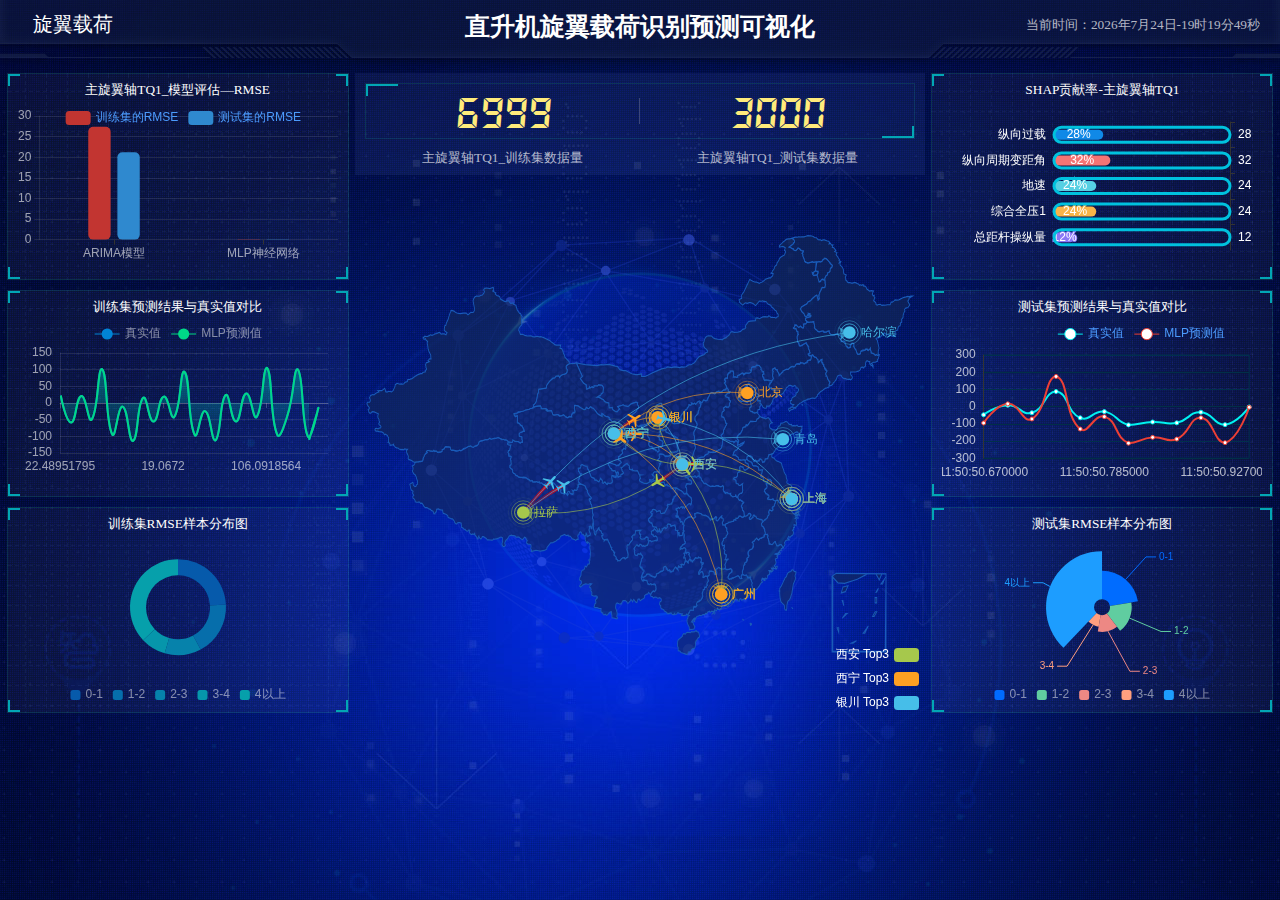
<file: MyEcharts/index.html>
<!DOCTYPE html>
<html lang="en">
  <head>
    <meta charset="UTF-8" />
    <meta name="viewport" content="width=device-width, initial-scale=1.0" />
    <title>Document</title>
    <link rel="stylesheet" href="css/index.css" />
  </head>

  <body>
    <header>
      <h1>直升机旋翼载荷识别预测可视化</h1>
      <div class="dropdown">
          <a href="#" class="dropdown-toggle">旋翼载荷</a>
          <div class="dropdown-content">
             <a href="index.html"  onclick="saveDropdownState('index.html')">主旋翼轴TQ1</a>
             <a href="a.html">主旋翼轴TQ2</a>
             <a href="b.html">主旋翼轴BB2PRL</a>
             <a href="c.html">主桨叶80挥舞</a>
             <a href="d.html">主桨叶80摆振</a>
             <a href="e.html">主桨叶1602挥舞</a>
             <a href="f.html">主桨叶2752挥舞</a>
             <a href="g.html">主桨叶2752摆振</a>
             <a href="h.html">主桨叶3441挥舞</a>
             <a href="i.html">主桨叶4668挥舞</a>
             <a href="j.html">主桨叶5352挥舞</a>
             <a href="k.html">主桨叶5352摆振</a>
             <a href="l.html">阻尼器</a>
             <a href="m.html">主桨变距拉杆</a>
          </div>
      </div>
      <div class="showTime"></div>
      <script>
        var t = null;
        t = setTimeout(time, 1000); //開始运行
        function time() {
          clearTimeout(t); //清除定时器
          dt = new Date();
          var y = dt.getFullYear();
          var mt = dt.getMonth() + 1;
          var day = dt.getDate();
          var h = dt.getHours(); //获取时
          var m = dt.getMinutes(); //获取分
          var s = dt.getSeconds(); //获取秒
          document.querySelector(".showTime").innerHTML =
            "当前时间：" +
            y +
            "年" +
            mt +
            "月" +
            day +
            "日-" +
            h +
            "时" +
            m +
            "分" +
            s +
            "秒";
          t = setTimeout(time, 1000); //设定定时器，循环运行
        }
      </script>
      <script>
         // 添加到定时器
         var t = setInterval(time, 1000);
        
        // 保存下拉菜单状态到 localStorage
        function saveDropdownState(link) {
            localStorage.setItem('dropdownState', link);
        }
      </script>
    </header>
    <section class="mainbox">
      <div class="column">
        <div class="panel bar">
          <h2>主旋翼轴TQ1_模型评估—RMSE</h2>
          <div class="chart"></div>
          <div class="panel-footer"></div>
        </div>
        <div class="panel line">
          <h2>训练集预测结果与真实值对比</h2>
          <div class="chart"></div>
          <div class="panel-footer"></div>
        </div>
        <div class="panel pie">
          <h2>训练集RMSE样本分布图</h2>
          <div class="chart"></div>
          <div class="panel-footer"></div>
        </div>
      </div>
      <div class="column">
        <div class="no">
          <div class="no-hd">
            <ul>
              <li>6999</li>
              <li>3000</li>
            </ul>
          </div>
          <div class="no-bd">
            <ul>
              <li>主旋翼轴TQ1_训练集数据量</li>
              <li>主旋翼轴TQ1_测试集数据量</li>
            </ul>
          </div>
        </div>
        <div class="map">
          <div class="chart"></div>
          <div class="map1"></div>
          <div class="map2"></div>
          <div class="map3"></div>
        </div>
      </div>
      <div class="column">
        <div class="panel bar1">
          <h2>SHAP贡献率-主旋翼轴TQ1</h2>
          <div class="chart"></div>
          <div class="panel-footer"></div>
        </div>
        <div class="panel line1">
          <h2>测试集预测结果与真实值对比</h2>
          <div class="chart"></div>
          <div class="panel-footer"></div>
        </div>
        <div class="panel pie1">
          <h2>测试集RMSE样本分布图</h2>
          <div class="chart"></div>
          <div class="panel-footer"></div>
        </div>
      </div>
    </section>
    <script src="js/flexible.js"></script>
    <script src="js/jquery.js"></script>
    <script src="js/echarts.min.js"></script> 
    <script src="js/china.js"></script>
    <script src="js/index.js"></script>
   
  </body>
</html>
</file>
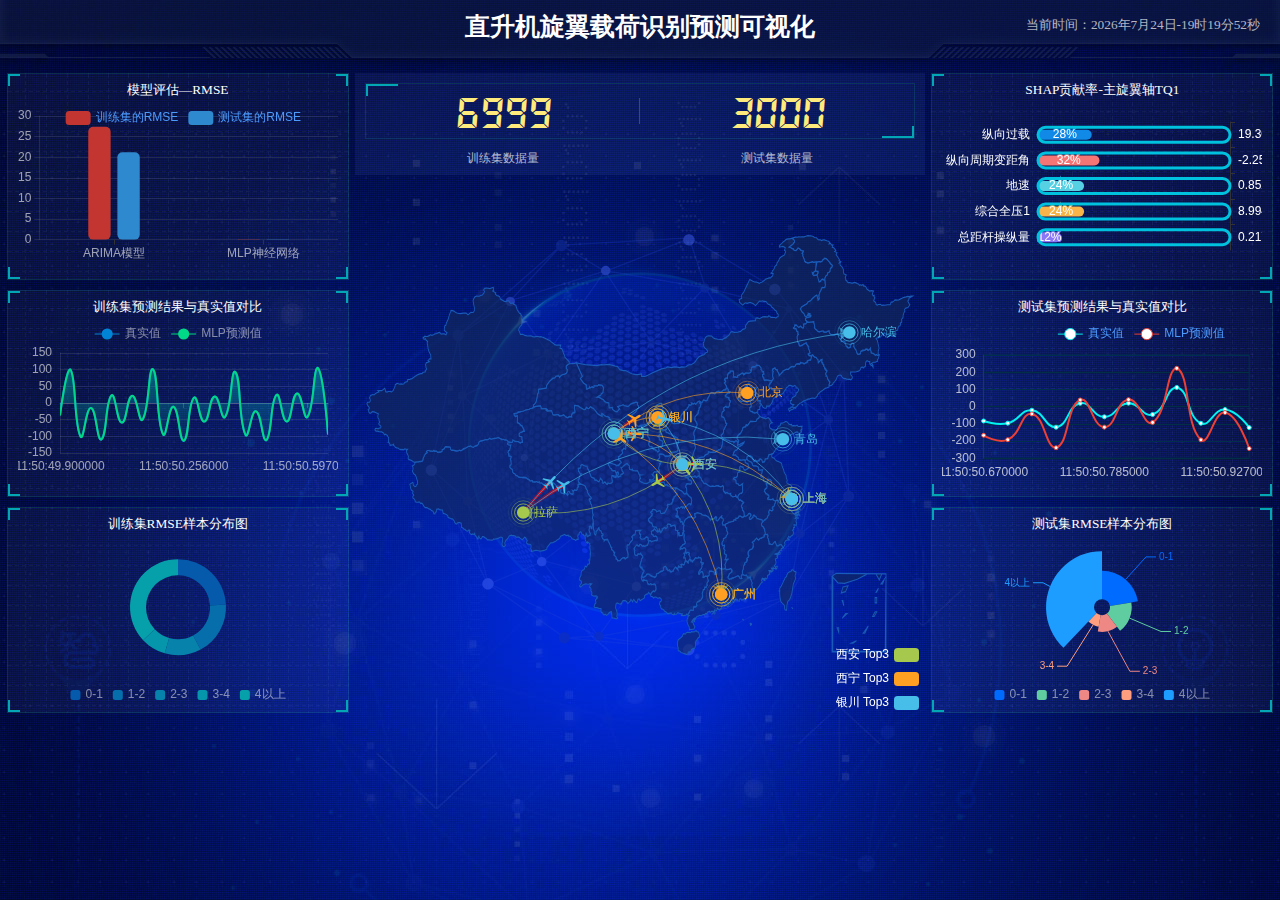
<file: MyEchats/index.html>
<!DOCTYPE html>
<html lang="en">
  <head>
    <meta charset="UTF-8" />
    <meta name="viewport" content="width=device-width, initial-scale=1.0" />
    <title>Document</title>
    <link rel="stylesheet" href="css/index.css" />
  </head>

  <body>
    <header>
      <h1>直升机旋翼载荷识别预测可视化</h1>
      <div class="showTime"></div>
      <script>
        var t = null;
        t = setTimeout(time, 1000); //開始运行
        function time() {
          clearTimeout(t); //清除定时器
          dt = new Date();
          var y = dt.getFullYear();
          var mt = dt.getMonth() + 1;
          var day = dt.getDate();
          var h = dt.getHours(); //获取时
          var m = dt.getMinutes(); //获取分
          var s = dt.getSeconds(); //获取秒
          document.querySelector(".showTime").innerHTML =
            "当前时间：" +
            y +
            "年" +
            mt +
            "月" +
            day +
            "日-" +
            h +
            "时" +
            m +
            "分" +
            s +
            "秒";
          t = setTimeout(time, 1000); //设定定时器，循环运行
        }
      </script>
    </header>
    <section class="mainbox">
      <div class="column">
        <div class="panel bar">
          <h2>模型评估—RMSE</h2>
          <div class="chart"></div>
          <div class="panel-footer"></div>
        </div>
        <div class="panel line">
          <h2>训练集预测结果与真实值对比</h2>
          <div class="chart"></div>
          <div class="panel-footer"></div>
        </div>
        <div class="panel pie">
          <h2>训练集RMSE样本分布图</h2>
          <div class="chart"></div>
          <div class="panel-footer"></div>
        </div>
      </div>
      <div class="column">
        <div class="no">
          <div class="no-hd">
            <ul>
              <li>6999</li>
              <li>3000</li>
            </ul>
          </div>
          <div class="no-bd">
            <ul>
              <li>训练集数据量</li>
              <li>测试集数据量</li>
            </ul>
          </div>
        </div>
        <div class="map">
          <div class="chart"></div>
          <div class="map1"></div>
          <div class="map2"></div>
          <div class="map3"></div>
        </div>
      </div>
      <div class="column">
        <div class="panel bar1">
          <h2>SHAP贡献率-主旋翼轴TQ1</h2>
          <div class="chart"></div>
          <div class="panel-footer"></div>
        </div>
        <div class="panel line1">
          <h2>测试集预测结果与真实值对比</h2>
          <div class="chart"></div>
          <div class="panel-footer"></div>
        </div>
        <div class="panel pie1">
          <h2>测试集RMSE样本分布图</h2>
          <div class="chart"></div>
          <div class="panel-footer"></div>
        </div>
      </div>
    </section>
    <script src="js/flexible.js"></script>
    <script src="js/jquery.js"></script>
    <script src="js/echarts.min.js"></script> 
    <script src="js/china.js"></script>
    <script src="js/index.js"></script>
   
  </body>
</html>
</file>
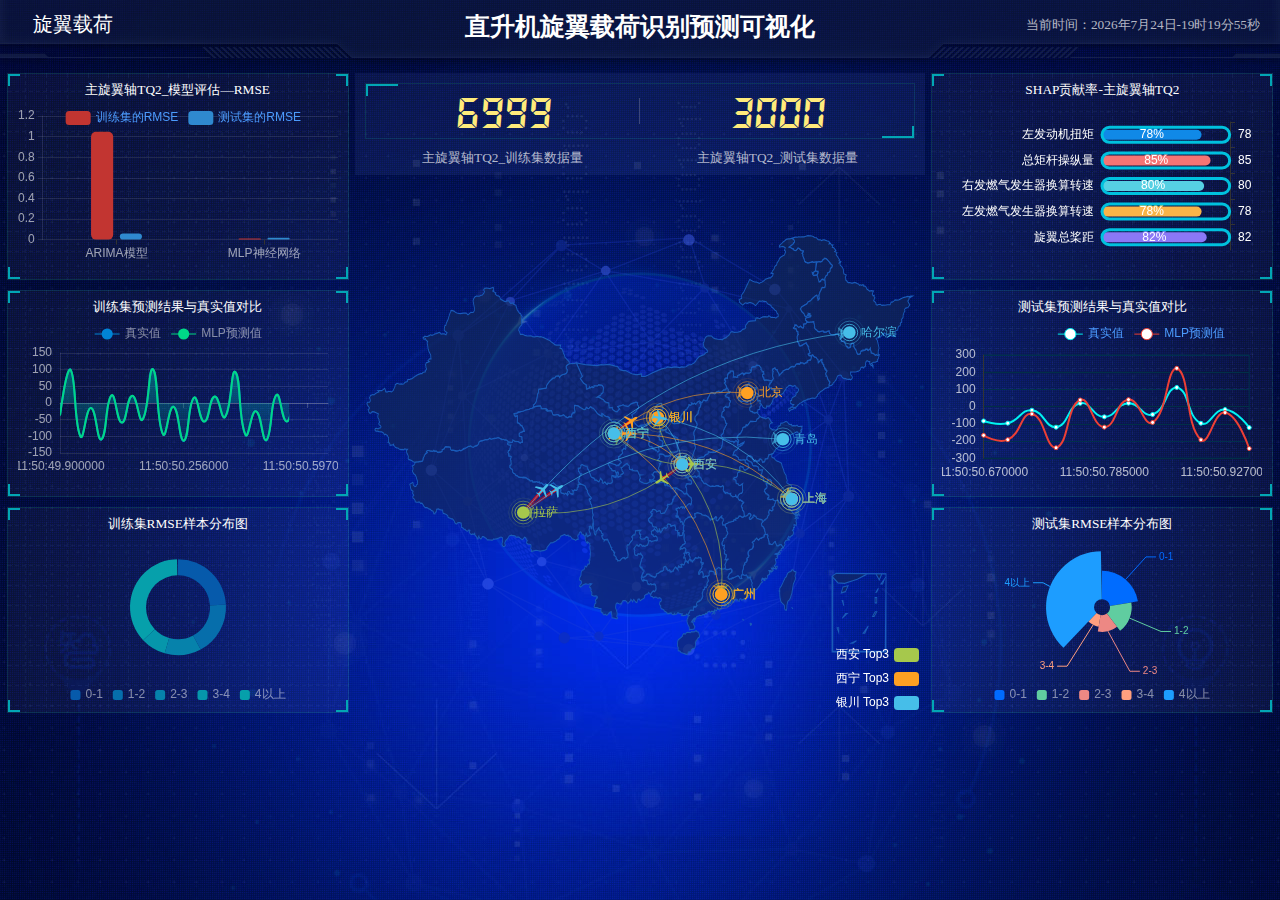
<file: MyEcharts/a.html>
<!DOCTYPE html>
<html lang="en">
  <head>
    <meta charset="UTF-8" />
    <meta name="viewport" content="width=device-width, initial-scale=1.0" />
    <title>Document</title>
    <link rel="stylesheet" href="css/index.css" />
  </head>

  <body>
    <header>
      <h1>直升机旋翼载荷识别预测可视化</h1>
      <div class="dropdown">
          <a href="#" class="dropdown-toggle">旋翼载荷</a>
          <div class="dropdown-content">
             <a href="index.html">主旋翼轴TQ1</a>
             <a href="a.html">主旋翼轴TQ2</a>
             <a href="b.html">主旋翼轴BB2PRL</a>
             <a href="c.html">主桨叶80挥舞</a>
             <a href="d.html">主桨叶80摆振</a>
             <a href="e.html">主桨叶1602挥舞</a>
             <a href="f.html">主桨叶2752挥舞</a>
             <a href="g.html">主桨叶2752摆振</a>
             <a href="h.html">主桨叶3441挥舞</a>
             <a href="i.html">主桨叶4668挥舞</a>
             <a href="j.html">主桨叶5352挥舞</a>
             <a href="k.html">主桨叶5352摆振</a>
             <a href="l.html">阻尼器</a>
             <a href="m.html">主桨变距拉杆</a>
          </div>
      </div>
      <div class="showTime"></div>
      <script>
        var t = null;
        t = setTimeout(time, 1000); //開始运行
        function time() {
          clearTimeout(t); //清除定时器
          dt = new Date();
          var y = dt.getFullYear();
          var mt = dt.getMonth() + 1;
          var day = dt.getDate();
          var h = dt.getHours(); //获取时
          var m = dt.getMinutes(); //获取分
          var s = dt.getSeconds(); //获取秒
          document.querySelector(".showTime").innerHTML =
            "当前时间：" +
            y +
            "年" +
            mt +
            "月" +
            day +
            "日-" +
            h +
            "时" +
            m +
            "分" +
            s +
            "秒";
          t = setTimeout(time, 1000); //设定定时器，循环运行
        }
      </script>
      
    </header>
    <section class="mainbox">
      <div class="column">
        <div class="panel bar">
          <h2>主旋翼轴TQ2_模型评估—RMSE</h2>
          <div class="chart"></div>
          <div class="panel-footer"></div>
        </div>
        <div class="panel line">
          <h2>训练集预测结果与真实值对比</h2>
          <div class="chart"></div>
          <div class="panel-footer"></div>
        </div>
        <div class="panel pie">
          <h2>训练集RMSE样本分布图</h2>
          <div class="chart"></div>
          <div class="panel-footer"></div>
        </div>
      </div>
      <div class="column">
        <div class="no">
          <div class="no-hd">
            <ul>
              <li>6999</li>
              <li>3000</li>
            </ul>
          </div>
          <div class="no-bd">
            <ul>
              <li>主旋翼轴TQ2_训练集数据量</li>
              <li>主旋翼轴TQ2_测试集数据量</li>
            </ul>
          </div>
        </div>
        <div class="map">
          <div class="chart"></div>
          <div class="map1"></div>
          <div class="map2"></div>
          <div class="map3"></div>
        </div>
      </div>
      <div class="column">
        <div class="panel bar1">
          <h2>SHAP贡献率-主旋翼轴TQ2</h2>
          <div class="chart"></div>
          <div class="panel-footer"></div>
        </div>
        <div class="panel line1">
          <h2>测试集预测结果与真实值对比</h2>
          <div class="chart"></div>
          <div class="panel-footer"></div>
        </div>
        <div class="panel pie1">
          <h2>测试集RMSE样本分布图</h2>
          <div class="chart"></div>
          <div class="panel-footer"></div>
        </div>
      </div>
    </section>
    <script src="js/flexible.js"></script>
    <script src="js/jquery.js"></script>
    <script src="js/echarts.min.js"></script> 
    <script src="js/china.js"></script>
    <script src="js/a.js"></script>
   
  </body>
</html>
</file>
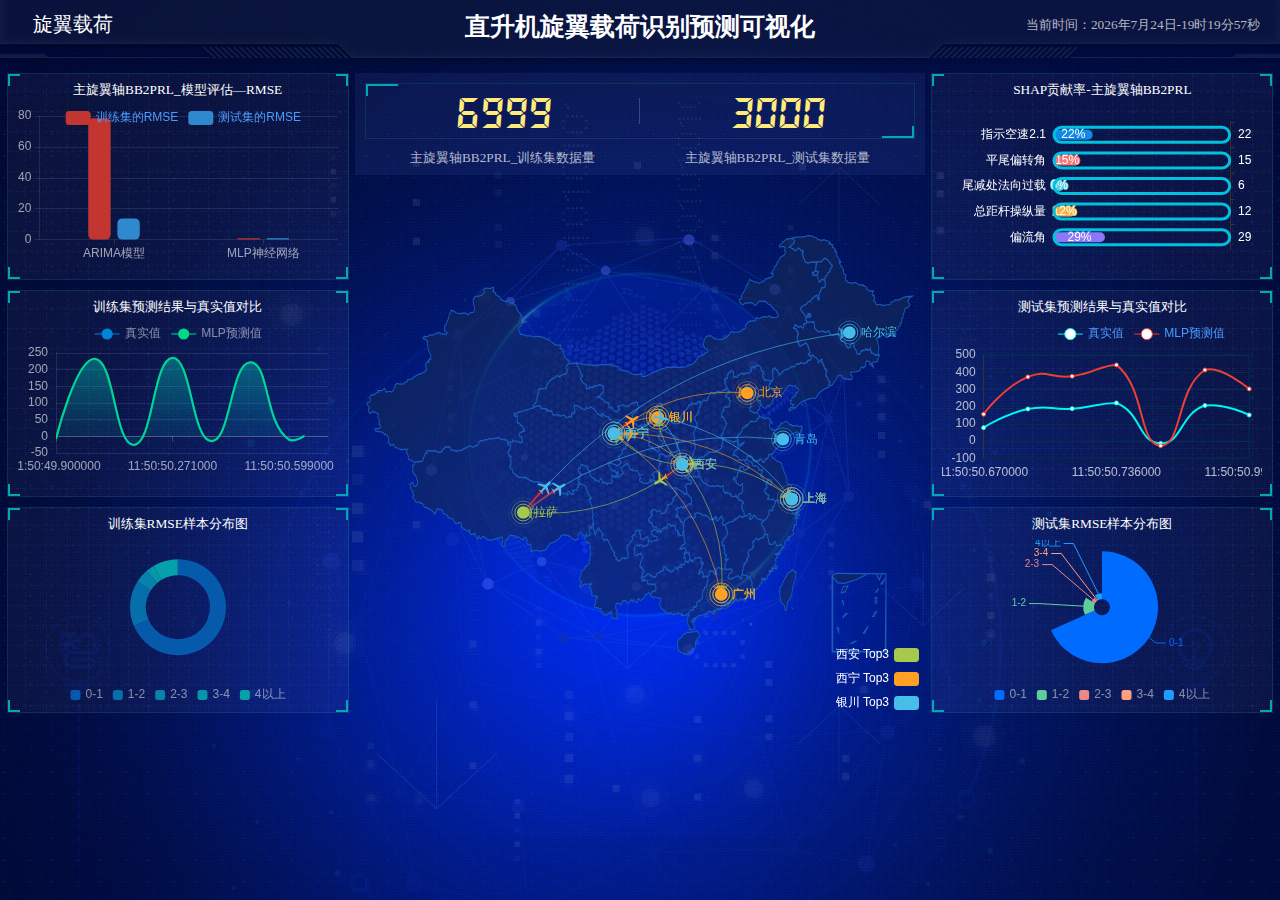
<file: MyEcharts/b.html>
<!DOCTYPE html>
<html lang="en">
  <head>
    <meta charset="UTF-8" />
    <meta name="viewport" content="width=device-width, initial-scale=1.0" />
    <title>Document</title>
    <link rel="stylesheet" href="css/index.css" />
  </head>

  <body>
    <header>
      <h1>直升机旋翼载荷识别预测可视化</h1>
      <div class="dropdown">
          <a href="#" class="dropdown-toggle">旋翼载荷</a>
          <div class="dropdown-content">
             <a href="index.html">主旋翼轴TQ1</a>
             <a href="a.html">主旋翼轴TQ2</a>
             <a href="b.html">主旋翼轴BB2PRL</a>
             <a href="c.html">主桨叶80挥舞</a>
             <a href="d.html">主桨叶80摆振</a>
             <a href="e.html">主桨叶1602挥舞</a>
             <a href="f.html">主桨叶2752挥舞</a>
             <a href="g.html">主桨叶2752摆振</a>
             <a href="h.html">主桨叶3441挥舞</a>
             <a href="i.html">主桨叶4668挥舞</a>
             <a href="j.html">主桨叶5352挥舞</a>
             <a href="k.html">主桨叶5352摆振</a>
             <a href="l.html">阻尼器</a>
             <a href="m.html">主桨变距拉杆</a>
          </div>
      </div>
      <div class="showTime"></div>
      <script>
        var t = null;
        t = setTimeout(time, 1000); //開始运行
        function time() {
          clearTimeout(t); //清除定时器
          dt = new Date();
          var y = dt.getFullYear();
          var mt = dt.getMonth() + 1;
          var day = dt.getDate();
          var h = dt.getHours(); //获取时
          var m = dt.getMinutes(); //获取分
          var s = dt.getSeconds(); //获取秒
          document.querySelector(".showTime").innerHTML =
            "当前时间：" +
            y +
            "年" +
            mt +
            "月" +
            day +
            "日-" +
            h +
            "时" +
            m +
            "分" +
            s +
            "秒";
          t = setTimeout(time, 1000); //设定定时器，循环运行
        }
      </script>
    </header>
    <section class="mainbox">
      <div class="column">
        <div class="panel bar">
          <h2>主旋翼轴BB2PRL_模型评估—RMSE</h2>
          <div class="chart"></div>
          <div class="panel-footer"></div>
        </div>
        <div class="panel line">
          <h2>训练集预测结果与真实值对比</h2>
          <div class="chart"></div>
          <div class="panel-footer"></div>
        </div>
        <div class="panel pie">
          <h2>训练集RMSE样本分布图</h2>
          <div class="chart"></div>
          <div class="panel-footer"></div>
        </div>
      </div>
      <div class="column">
        <div class="no">
          <div class="no-hd">
            <ul>
              <li>6999</li>
              <li>3000</li>
            </ul>
          </div>
          <div class="no-bd">
            <ul>
              <li>主旋翼轴BB2PRL_训练集数据量</li>
              <li>主旋翼轴BB2PRL_测试集数据量</li>
            </ul>
          </div>
        </div>
        <div class="map">
          <div class="chart"></div>
          <div class="map1"></div>
          <div class="map2"></div>
          <div class="map3"></div>
        </div>
      </div>
      <div class="column">
        <div class="panel bar1">
          <h2>SHAP贡献率-主旋翼轴BB2PRL</h2>
          <div class="chart"></div>
          <div class="panel-footer"></div>
        </div>
        <div class="panel line1">
          <h2>测试集预测结果与真实值对比</h2>
          <div class="chart"></div>
          <div class="panel-footer"></div>
        </div>
        <div class="panel pie1">
          <h2>测试集RMSE样本分布图</h2>
          <div class="chart"></div>
          <div class="panel-footer"></div>
        </div>
      </div>
    </section>
    <script src="js/flexible.js"></script>
    <script src="js/jquery.js"></script>
    <script src="js/echarts.min.js"></script> 
    <script src="js/china.js"></script>
    <script src="js/b.js"></script>
   
  </body>
</html>
</file>
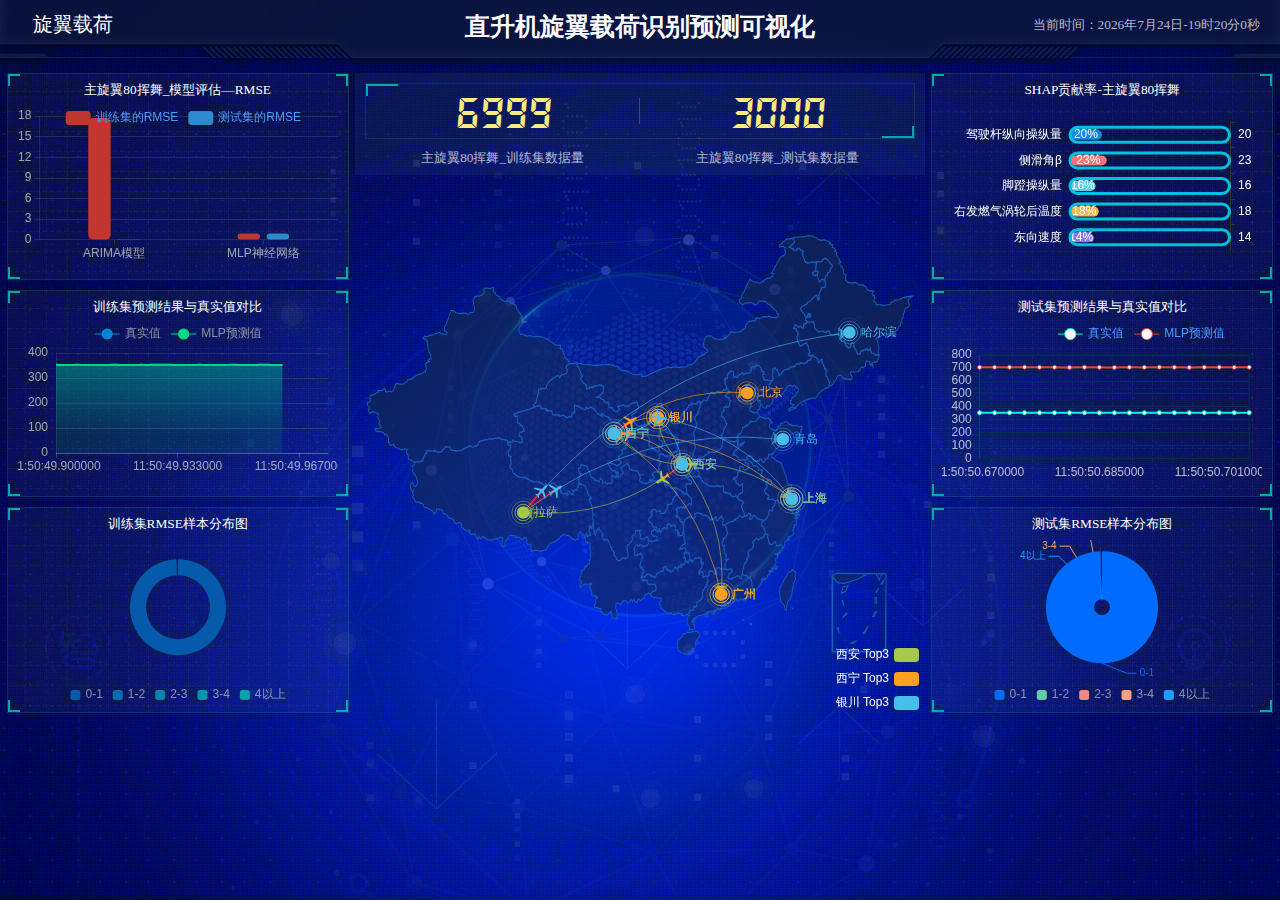
<file: MyEcharts/c.html>
<!DOCTYPE html>
<html lang="en">
  <head>
    <meta charset="UTF-8" />
    <meta name="viewport" content="width=device-width, initial-scale=1.0" />
    <title>Document</title>
    <link rel="stylesheet" href="css/index.css" />
  </head>

  <body>
    <header>
      <h1>直升机旋翼载荷识别预测可视化</h1>
      <div class="dropdown">
          <a href="#" class="dropdown-toggle">旋翼载荷</a>
          <div class="dropdown-content">
             <a href="index.html">主旋翼轴TQ1</a>
             <a href="a.html">主旋翼轴TQ2</a>
             <a href="b.html">主旋翼轴BB2PRL</a>
             <a href="c.html">主桨叶80挥舞</a>
             <a href="d.html">主桨叶80摆振</a>
             <a href="e.html">主桨叶1602挥舞</a>
             <a href="f.html">主桨叶2752挥舞</a>
             <a href="g.html">主桨叶2752摆振</a>
             <a href="h.html">主桨叶3441挥舞</a>
             <a href="i.html">主桨叶4668挥舞</a>
             <a href="j.html">主桨叶5352挥舞</a>
             <a href="k.html">主桨叶5352摆振</a>
             <a href="l.html">阻尼器</a>
             <a href="m.html">主桨变距拉杆</a>
          </div>
      </div>
      <div class="showTime"></div>
      <script>
        var t = null;
        t = setTimeout(time, 1000); //開始运行
        function time() {
          clearTimeout(t); //清除定时器
          dt = new Date();
          var y = dt.getFullYear();
          var mt = dt.getMonth() + 1;
          var day = dt.getDate();
          var h = dt.getHours(); //获取时
          var m = dt.getMinutes(); //获取分
          var s = dt.getSeconds(); //获取秒
          document.querySelector(".showTime").innerHTML =
            "当前时间：" +
            y +
            "年" +
            mt +
            "月" +
            day +
            "日-" +
            h +
            "时" +
            m +
            "分" +
            s +
            "秒";
          t = setTimeout(time, 1000); //设定定时器，循环运行
        }
      </script>
    </header>
    <section class="mainbox">
      <div class="column">
        <div class="panel bar">
          <h2>主旋翼80挥舞_模型评估—RMSE</h2>
          <div class="chart"></div>
          <div class="panel-footer"></div>
        </div>
        <div class="panel line">
          <h2>训练集预测结果与真实值对比</h2>
          <div class="chart"></div>
          <div class="panel-footer"></div>
        </div>
        <div class="panel pie">
          <h2>训练集RMSE样本分布图</h2>
          <div class="chart"></div>
          <div class="panel-footer"></div>
        </div>
      </div>
      <div class="column">
        <div class="no">
          <div class="no-hd">
            <ul>
              <li>6999</li>
              <li>3000</li>
            </ul>
          </div>
          <div class="no-bd">
            <ul>
              <li>主旋翼80挥舞_训练集数据量</li>
              <li>主旋翼80挥舞_测试集数据量</li>
            </ul>
          </div>
        </div>
        <div class="map">
          <div class="chart"></div>
          <div class="map1"></div>
          <div class="map2"></div>
          <div class="map3"></div>
        </div>
      </div>
      <div class="column">
        <div class="panel bar1">
          <h2>SHAP贡献率-主旋翼80挥舞</h2>
          <div class="chart"></div>
          <div class="panel-footer"></div>
        </div>
        <div class="panel line1">
          <h2>测试集预测结果与真实值对比</h2>
          <div class="chart"></div>
          <div class="panel-footer"></div>
        </div>
        <div class="panel pie1">
          <h2>测试集RMSE样本分布图</h2>
          <div class="chart"></div>
          <div class="panel-footer"></div>
        </div>
      </div>
    </section>
    <script src="js/flexible.js"></script>
    <script src="js/jquery.js"></script>
    <script src="js/echarts.min.js"></script> 
    <script src="js/china.js"></script>
    <script src="js/c.js"></script>
   
  </body>
</html>
</file>
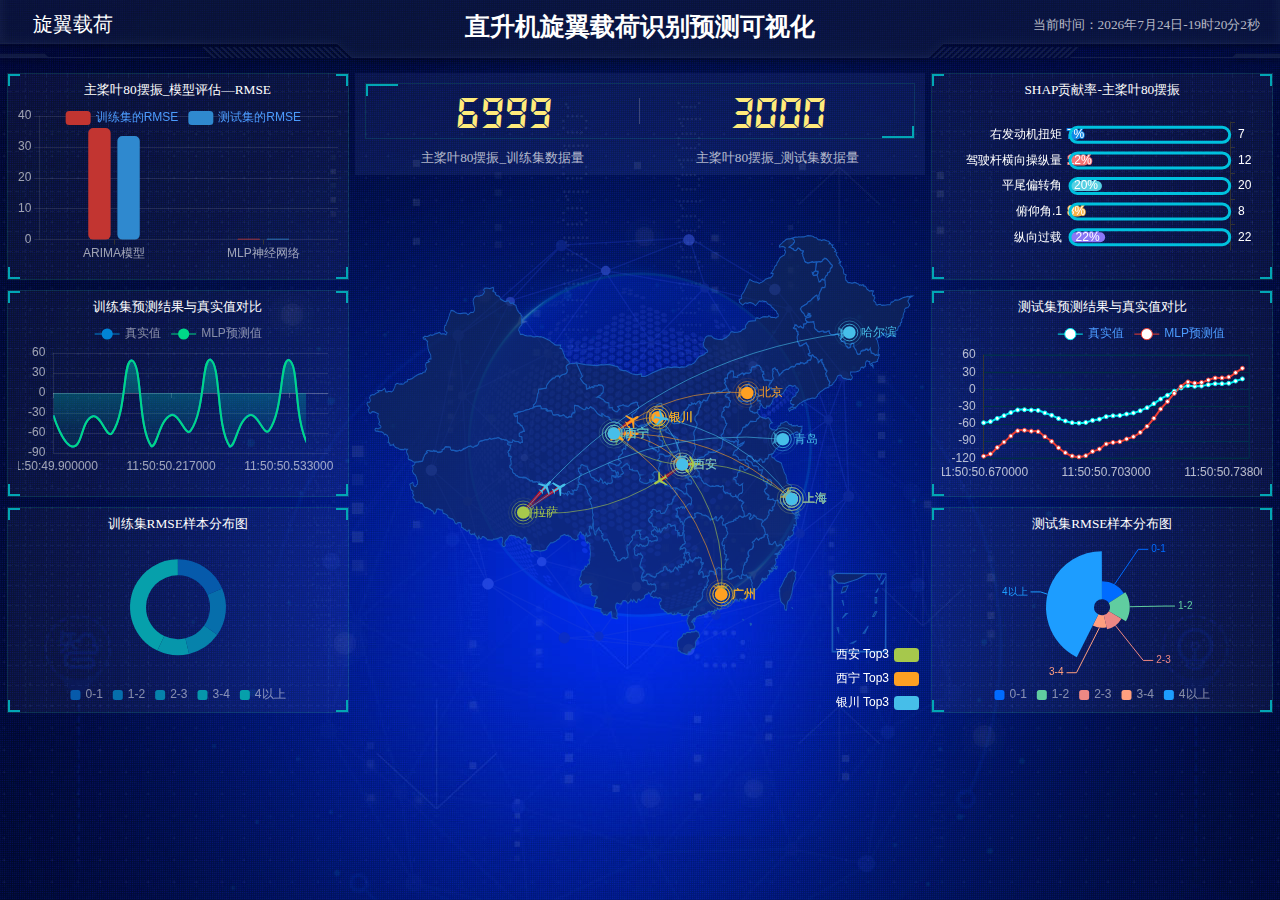
<file: MyEcharts/d.html>
<!DOCTYPE html>
<html lang="en">
  <head>
    <meta charset="UTF-8" />
    <meta name="viewport" content="width=device-width, initial-scale=1.0" />
    <title>Document</title>
    <link rel="stylesheet" href="css/index.css" />
  </head>

  <body>
    <header>
      <h1>直升机旋翼载荷识别预测可视化</h1>
      <div class="dropdown">
          <a href="#" class="dropdown-toggle">旋翼载荷</a>
          <div class="dropdown-content">
             <a href="index.html">主旋翼轴TQ1</a>
             <a href="a.html">主旋翼轴TQ2</a>
             <a href="b.html">主旋翼轴BB2PRL</a>
             <a href="c.html">主桨叶80挥舞</a>
             <a href="d.html">主桨叶80摆振</a>
             <a href="e.html">主桨叶1602挥舞</a>
             <a href="f.html">主桨叶2752挥舞</a>
             <a href="g.html">主桨叶2752摆振</a>
             <a href="h.html">主桨叶3441挥舞</a>
             <a href="i.html">主桨叶4668挥舞</a>
             <a href="j.html">主桨叶5352挥舞</a>
             <a href="k.html">主桨叶5352摆振</a>
             <a href="l.html">阻尼器</a>
             <a href="m.html">主桨变距拉杆</a>
          </div>
      </div>
      <div class="showTime"></div>
      <script>
        var t = null;
        t = setTimeout(time, 1000); //開始运行
        function time() {
          clearTimeout(t); //清除定时器
          dt = new Date();
          var y = dt.getFullYear();
          var mt = dt.getMonth() + 1;
          var day = dt.getDate();
          var h = dt.getHours(); //获取时
          var m = dt.getMinutes(); //获取分
          var s = dt.getSeconds(); //获取秒
          document.querySelector(".showTime").innerHTML =
            "当前时间：" +
            y +
            "年" +
            mt +
            "月" +
            day +
            "日-" +
            h +
            "时" +
            m +
            "分" +
            s +
            "秒";
          t = setTimeout(time, 1000); //设定定时器，循环运行
        }
      </script>
    </header>
    <section class="mainbox">
      <div class="column">
        <div class="panel bar">
          <h2>主桨叶80摆振_模型评估—RMSE</h2>
          <div class="chart"></div>
          <div class="panel-footer"></div>
        </div>
        <div class="panel line">
          <h2>训练集预测结果与真实值对比</h2>
          <div class="chart"></div>
          <div class="panel-footer"></div>
        </div>
        <div class="panel pie">
          <h2>训练集RMSE样本分布图</h2>
          <div class="chart"></div>
          <div class="panel-footer"></div>
        </div>
      </div>
      <div class="column">
        <div class="no">
          <div class="no-hd">
            <ul>
              <li>6999</li>
              <li>3000</li>
            </ul>
          </div>
          <div class="no-bd">
            <ul>
              <li>主桨叶80摆振_训练集数据量</li>
              <li>主桨叶80摆振_测试集数据量</li>
            </ul>
          </div>
        </div>
        <div class="map">
          <div class="chart"></div>
          <div class="map1"></div>
          <div class="map2"></div>
          <div class="map3"></div>
        </div>
      </div>
      <div class="column">
        <div class="panel bar1">
          <h2>SHAP贡献率-主桨叶80摆振</h2>
          <div class="chart"></div>
          <div class="panel-footer"></div>
        </div>
        <div class="panel line1">
          <h2>测试集预测结果与真实值对比</h2>
          <div class="chart"></div>
          <div class="panel-footer"></div>
        </div>
        <div class="panel pie1">
          <h2>测试集RMSE样本分布图</h2>
          <div class="chart"></div>
          <div class="panel-footer"></div>
        </div>
      </div>
    </section>
    <script src="js/flexible.js"></script>
    <script src="js/jquery.js"></script>
    <script src="js/echarts.min.js"></script> 
    <script src="js/china.js"></script>
    <script src="js/d.js"></script>
   
  </body>
</html>
</file>
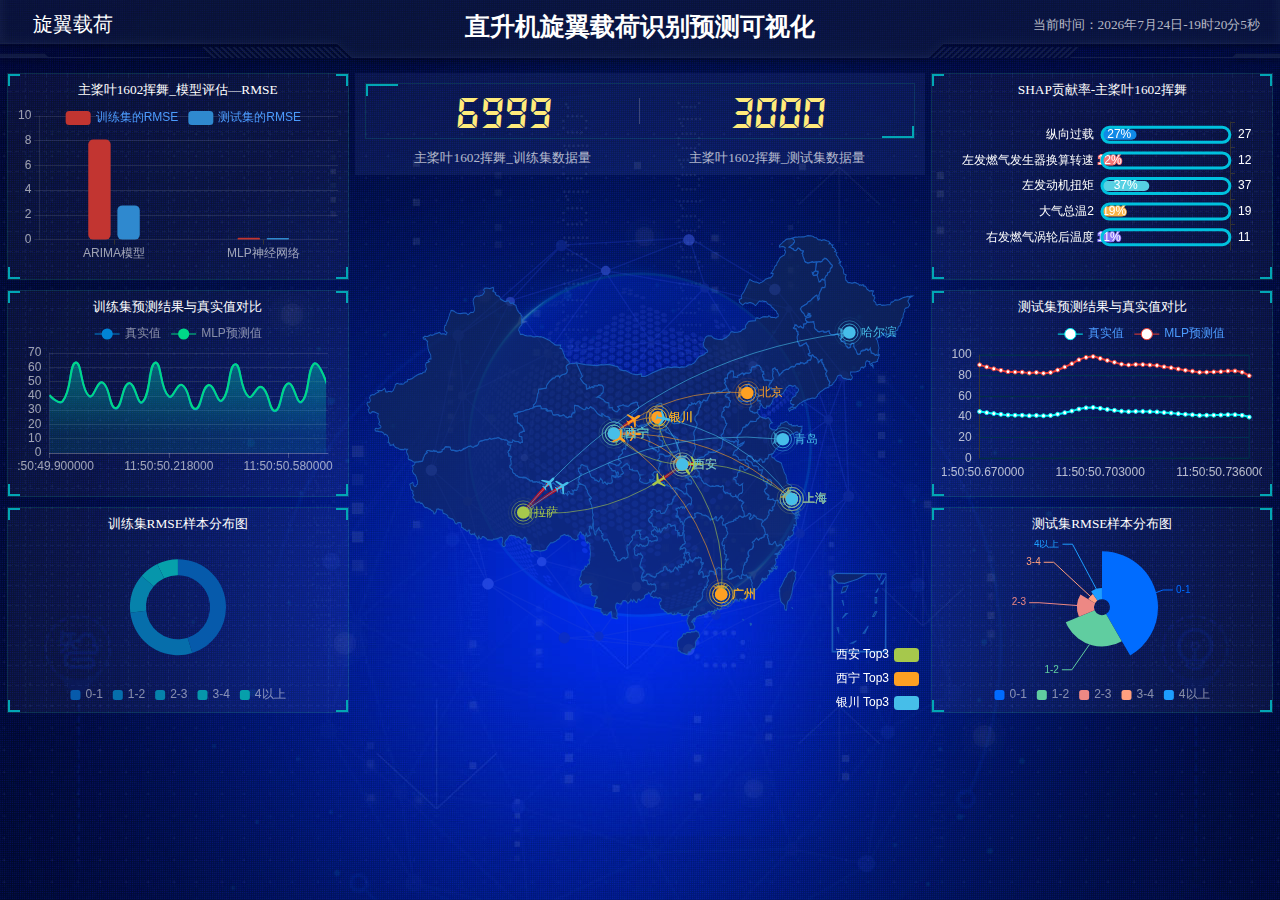
<file: MyEcharts/e.html>
<!DOCTYPE html>
<html lang="en">
  <head>
    <meta charset="UTF-8" />
    <meta name="viewport" content="width=device-width, initial-scale=1.0" />
    <title>Document</title>
    <link rel="stylesheet" href="css/index.css" />
  </head>

  <body>
    <header>
      <h1>直升机旋翼载荷识别预测可视化</h1>
      <div class="dropdown">
          <a href="#" class="dropdown-toggle">旋翼载荷</a>
          <div class="dropdown-content">
             <a href="index.html">主旋翼轴TQ1</a>
             <a href="a.html">主旋翼轴TQ2</a>
             <a href="b.html">主旋翼轴BB2PRL</a>
             <a href="c.html">主桨叶80挥舞</a>
             <a href="d.html">主桨叶80摆振</a>
             <a href="e.html">主桨叶1602挥舞</a>
             <a href="f.html">主桨叶2752挥舞</a>
             <a href="g.html">主桨叶2752摆振</a>
             <a href="h.html">主桨叶3441挥舞</a>
             <a href="i.html">主桨叶4668挥舞</a>
             <a href="j.html">主桨叶5352挥舞</a>
             <a href="k.html">主桨叶5352摆振</a>
             <a href="l.html">阻尼器</a>
             <a href="m.html">主桨变距拉杆</a>
          </div>
      </div>
      <div class="showTime"></div>
      <script>
        var t = null;
        t = setTimeout(time, 1000); //開始运行
        function time() {
          clearTimeout(t); //清除定时器
          dt = new Date();
          var y = dt.getFullYear();
          var mt = dt.getMonth() + 1;
          var day = dt.getDate();
          var h = dt.getHours(); //获取时
          var m = dt.getMinutes(); //获取分
          var s = dt.getSeconds(); //获取秒
          document.querySelector(".showTime").innerHTML =
            "当前时间：" +
            y +
            "年" +
            mt +
            "月" +
            day +
            "日-" +
            h +
            "时" +
            m +
            "分" +
            s +
            "秒";
          t = setTimeout(time, 1000); //设定定时器，循环运行
        }
      </script>
    </header>
    <section class="mainbox">
      <div class="column">
        <div class="panel bar">
          <h2>主桨叶1602挥舞_模型评估—RMSE</h2>
          <div class="chart"></div>
          <div class="panel-footer"></div>
        </div>
        <div class="panel line">
          <h2>训练集预测结果与真实值对比</h2>
          <div class="chart"></div>
          <div class="panel-footer"></div>
        </div>
        <div class="panel pie">
          <h2>训练集RMSE样本分布图</h2>
          <div class="chart"></div>
          <div class="panel-footer"></div>
        </div>
      </div>
      <div class="column">
        <div class="no">
          <div class="no-hd">
            <ul>
              <li>6999</li>
              <li>3000</li>
            </ul>
          </div>
          <div class="no-bd">
            <ul>
              <li>主桨叶1602挥舞_训练集数据量</li>
              <li>主桨叶1602挥舞_测试集数据量</li>
            </ul>
          </div>
        </div>
        <div class="map">
          <div class="chart"></div>
          <div class="map1"></div>
          <div class="map2"></div>
          <div class="map3"></div>
        </div>
      </div>
      <div class="column">
        <div class="panel bar1">
          <h2>SHAP贡献率-主桨叶1602挥舞</h2>
          <div class="chart"></div>
          <div class="panel-footer"></div>
        </div>
        <div class="panel line1">
          <h2>测试集预测结果与真实值对比</h2>
          <div class="chart"></div>
          <div class="panel-footer"></div>
        </div>
        <div class="panel pie1">
          <h2>测试集RMSE样本分布图</h2>
          <div class="chart"></div>
          <div class="panel-footer"></div>
        </div>
      </div>
    </section>
    <script src="js/flexible.js"></script>
    <script src="js/jquery.js"></script>
    <script src="js/echarts.min.js"></script> 
    <script src="js/china.js"></script>
    <script src="js/e.js"></script>
   
  </body>
</html>
</file>
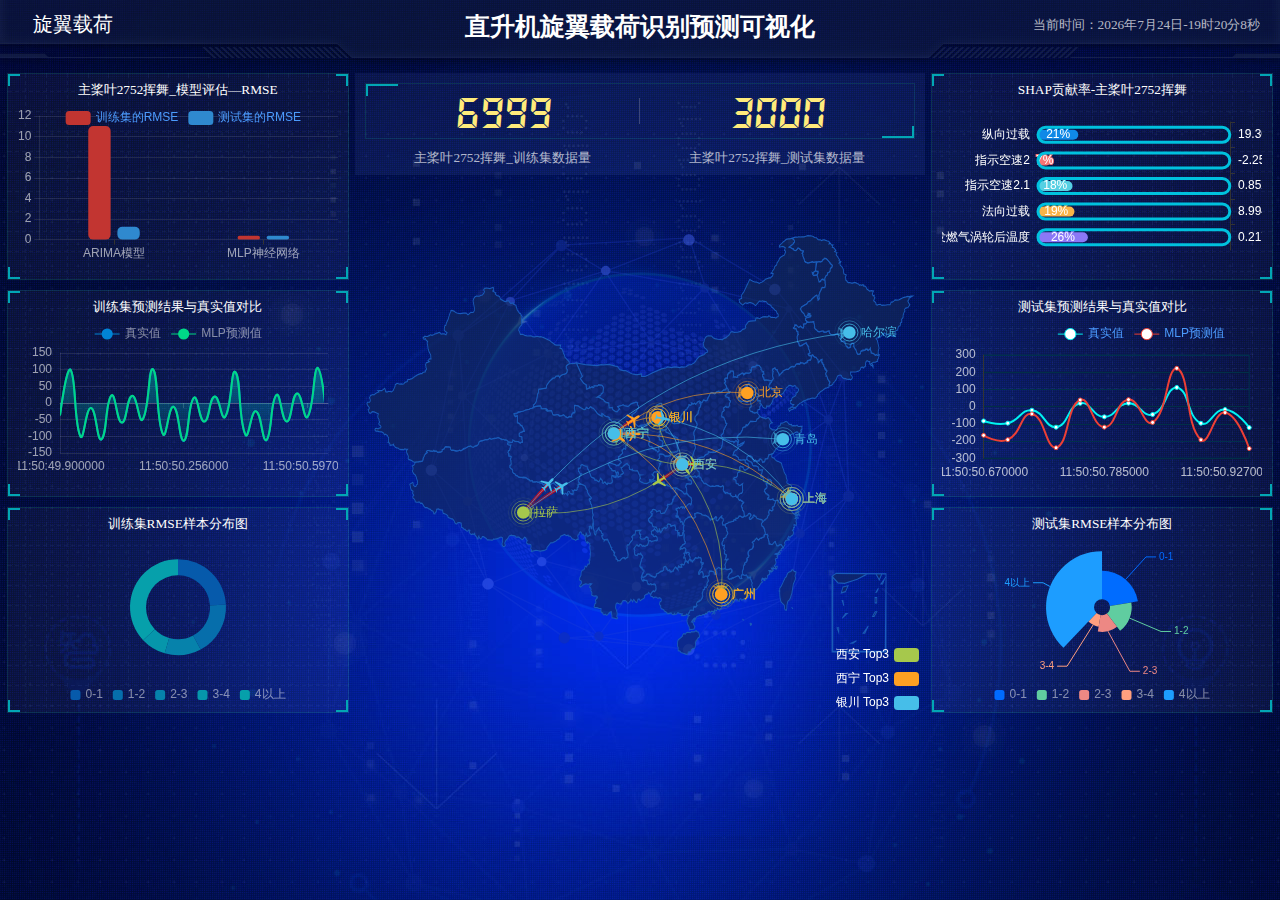
<file: MyEcharts/f.html>
<!DOCTYPE html>
<html lang="en">
  <head>
    <meta charset="UTF-8" />
    <meta name="viewport" content="width=device-width, initial-scale=1.0" />
    <title>Document</title>
    <link rel="stylesheet" href="css/index.css" />
  </head>

  <body>
    <header>
      <h1>直升机旋翼载荷识别预测可视化</h1>
      <div class="dropdown">
          <a href="#" class="dropdown-toggle">旋翼载荷</a>
          <div class="dropdown-content">
             <a href="index.html">主旋翼轴TQ1</a>
             <a href="a.html">主旋翼轴TQ2</a>
             <a href="b.html">主旋翼轴BB2PRL</a>
             <a href="c.html">主桨叶80挥舞</a>
             <a href="d.html">主桨叶80摆振</a>
             <a href="e.html">主桨叶1602挥舞</a>
             <a href="f.html">主桨叶2752挥舞</a>
             <a href="g.html">主桨叶2752摆振</a>
             <a href="h.html">主桨叶3441挥舞</a>
             <a href="i.html">主桨叶4668挥舞</a>
             <a href="j.html">主桨叶5352挥舞</a>
             <a href="k.html">主桨叶5352摆振</a>
             <a href="l.html">阻尼器</a>
             <a href="m.html">主桨变距拉杆</a>
          </div>
      </div>
      <div class="showTime"></div>
      <script>
        var t = null;
        t = setTimeout(time, 1000); //開始运行
        function time() {
          clearTimeout(t); //清除定时器
          dt = new Date();
          var y = dt.getFullYear();
          var mt = dt.getMonth() + 1;
          var day = dt.getDate();
          var h = dt.getHours(); //获取时
          var m = dt.getMinutes(); //获取分
          var s = dt.getSeconds(); //获取秒
          document.querySelector(".showTime").innerHTML =
            "当前时间：" +
            y +
            "年" +
            mt +
            "月" +
            day +
            "日-" +
            h +
            "时" +
            m +
            "分" +
            s +
            "秒";
          t = setTimeout(time, 1000); //设定定时器，循环运行
        }
      </script>
    </header>
    <section class="mainbox">
      <div class="column">
        <div class="panel bar">
          <h2>主桨叶2752挥舞_模型评估—RMSE</h2>
          <div class="chart"></div>
          <div class="panel-footer"></div>
        </div>
        <div class="panel line">
          <h2>训练集预测结果与真实值对比</h2>
          <div class="chart"></div>
          <div class="panel-footer"></div>
        </div>
        <div class="panel pie">
          <h2>训练集RMSE样本分布图</h2>
          <div class="chart"></div>
          <div class="panel-footer"></div>
        </div>
      </div>
      <div class="column">
        <div class="no">
          <div class="no-hd">
            <ul>
              <li>6999</li>
              <li>3000</li>
            </ul>
          </div>
          <div class="no-bd">
            <ul>
              <li>主桨叶2752挥舞_训练集数据量</li>
              <li>主桨叶2752挥舞_测试集数据量</li>
            </ul>
          </div>
        </div>
        <div class="map">
          <div class="chart"></div>
          <div class="map1"></div>
          <div class="map2"></div>
          <div class="map3"></div>
        </div>
      </div>
      <div class="column">
        <div class="panel bar1">
          <h2>SHAP贡献率-主桨叶2752挥舞</h2>
          <div class="chart"></div>
          <div class="panel-footer"></div>
        </div>
        <div class="panel line1">
          <h2>测试集预测结果与真实值对比</h2>
          <div class="chart"></div>
          <div class="panel-footer"></div>
        </div>
        <div class="panel pie1">
          <h2>测试集RMSE样本分布图</h2>
          <div class="chart"></div>
          <div class="panel-footer"></div>
        </div>
      </div>
    </section>
    <script src="js/flexible.js"></script>
    <script src="js/jquery.js"></script>
    <script src="js/echarts.min.js"></script> 
    <script src="js/china.js"></script>
    <script src="js/f.js"></script>
   
  </body>
</html>
</file>
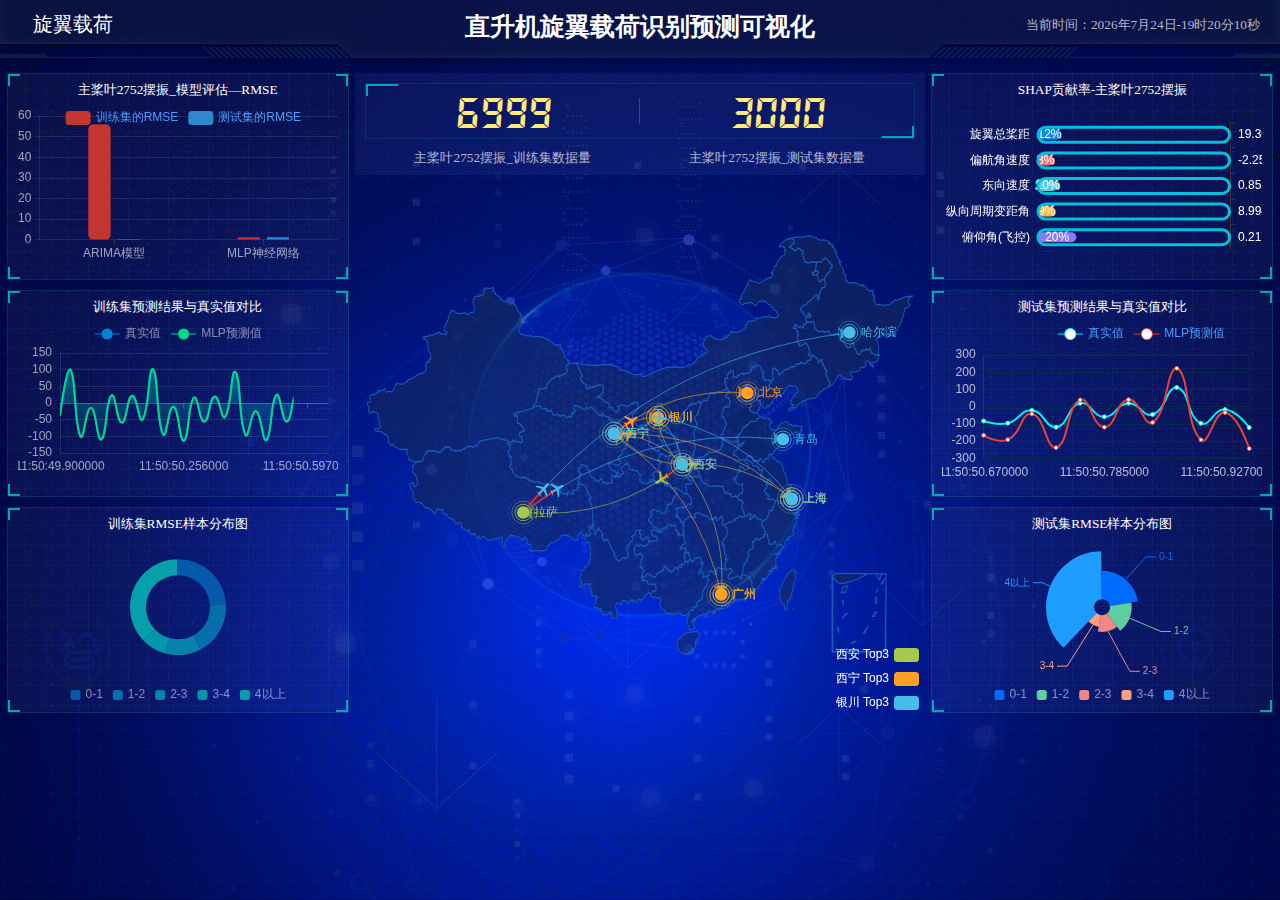
<file: MyEcharts/g.html>
<!DOCTYPE html>
<html lang="en">
  <head>
    <meta charset="UTF-8" />
    <meta name="viewport" content="width=device-width, initial-scale=1.0" />
    <title>Document</title>
    <link rel="stylesheet" href="css/index.css" />
  </head>

  <body>
    <header>
      <h1>直升机旋翼载荷识别预测可视化</h1>
      <div class="dropdown">
          <a href="#" class="dropdown-toggle">旋翼载荷</a>
          <div class="dropdown-content">
             <a href="index.html">主旋翼轴TQ1</a>
             <a href="a.html">主旋翼轴TQ2</a>
             <a href="b.html">主旋翼轴BB2PRL</a>
             <a href="c.html">主桨叶80挥舞</a>
             <a href="d.html">主桨叶80摆振</a>
             <a href="e.html">主桨叶1602挥舞</a>
             <a href="f.html">主桨叶2752挥舞</a>
             <a href="g.html">主桨叶2752摆振</a>
             <a href="h.html">主桨叶3441挥舞</a>
             <a href="i.html">主桨叶4668挥舞</a>
             <a href="j.html">主桨叶5352挥舞</a>
             <a href="k.html">主桨叶5352摆振</a>
             <a href="l.html">阻尼器</a>
             <a href="m.html">主桨变距拉杆</a>
          </div>
      </div>
      <div class="showTime"></div>
      <script>
        var t = null;
        t = setTimeout(time, 1000); //開始运行
        function time() {
          clearTimeout(t); //清除定时器
          dt = new Date();
          var y = dt.getFullYear();
          var mt = dt.getMonth() + 1;
          var day = dt.getDate();
          var h = dt.getHours(); //获取时
          var m = dt.getMinutes(); //获取分
          var s = dt.getSeconds(); //获取秒
          document.querySelector(".showTime").innerHTML =
            "当前时间：" +
            y +
            "年" +
            mt +
            "月" +
            day +
            "日-" +
            h +
            "时" +
            m +
            "分" +
            s +
            "秒";
          t = setTimeout(time, 1000); //设定定时器，循环运行
        }
      </script>
    </header>
    <section class="mainbox">
      <div class="column">
        <div class="panel bar">
          <h2>主桨叶2752摆振_模型评估—RMSE</h2>
          <div class="chart"></div>
          <div class="panel-footer"></div>
        </div>
        <div class="panel line">
          <h2>训练集预测结果与真实值对比</h2>
          <div class="chart"></div>
          <div class="panel-footer"></div>
        </div>
        <div class="panel pie">
          <h2>训练集RMSE样本分布图</h2>
          <div class="chart"></div>
          <div class="panel-footer"></div>
        </div>
      </div>
      <div class="column">
        <div class="no">
          <div class="no-hd">
            <ul>
              <li>6999</li>
              <li>3000</li>
            </ul>
          </div>
          <div class="no-bd">
            <ul>
              <li>主桨叶2752摆振_训练集数据量</li>
              <li>主桨叶2752摆振_测试集数据量</li>
            </ul>
          </div>
        </div>
        <div class="map">
          <div class="chart"></div>
          <div class="map1"></div>
          <div class="map2"></div>
          <div class="map3"></div>
        </div>
      </div>
      <div class="column">
        <div class="panel bar1">
          <h2>SHAP贡献率-主桨叶2752摆振</h2>
          <div class="chart"></div>
          <div class="panel-footer"></div>
        </div>
        <div class="panel line1">
          <h2>测试集预测结果与真实值对比</h2>
          <div class="chart"></div>
          <div class="panel-footer"></div>
        </div>
        <div class="panel pie1">
          <h2>测试集RMSE样本分布图</h2>
          <div class="chart"></div>
          <div class="panel-footer"></div>
        </div>
      </div>
    </section>
    <script src="js/flexible.js"></script>
    <script src="js/jquery.js"></script>
    <script src="js/echarts.min.js"></script> 
    <script src="js/china.js"></script>
    <script src="js/g.js"></script>
   
  </body>
</html>
</file>
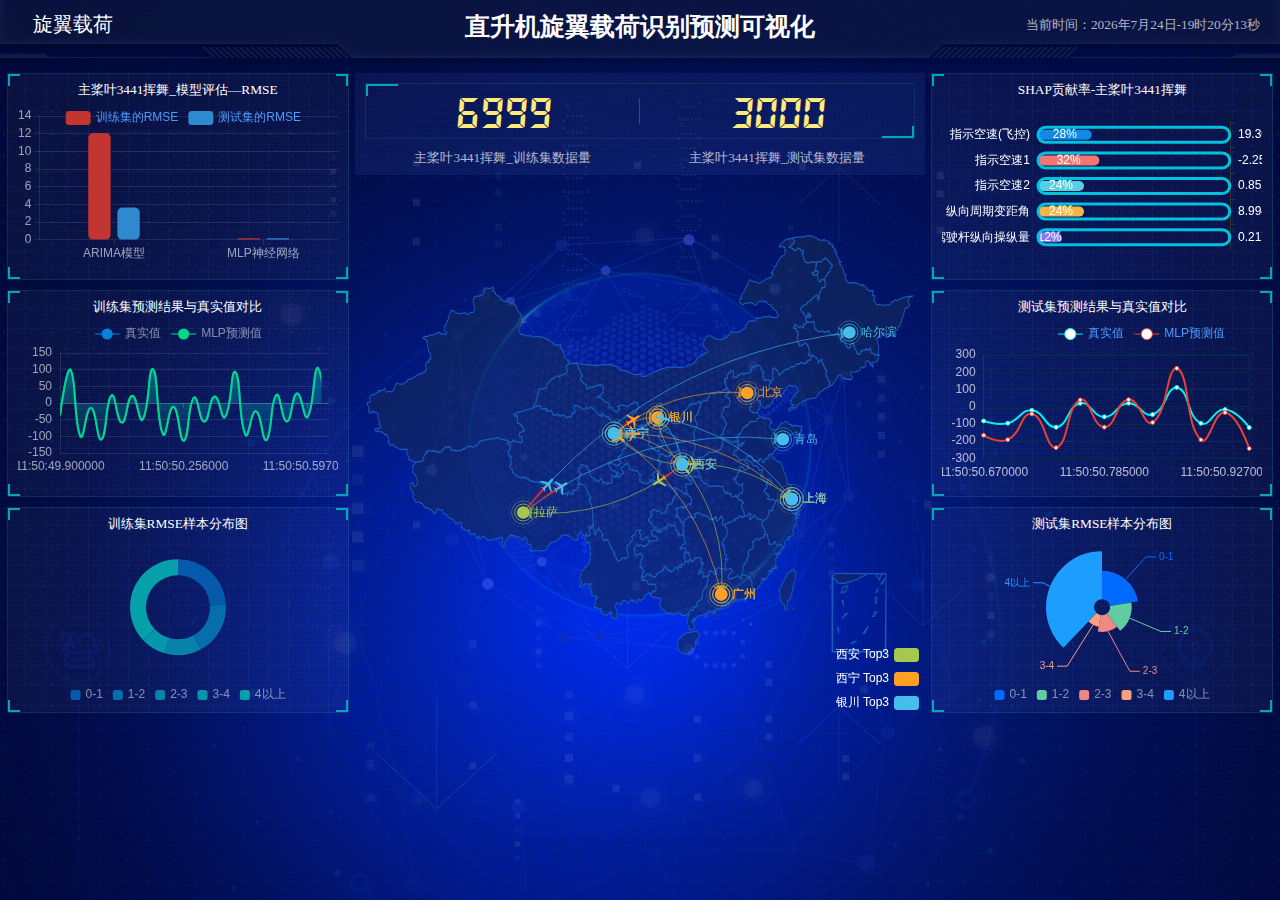
<file: MyEcharts/h.html>
<!DOCTYPE html>
<html lang="en">
  <head>
    <meta charset="UTF-8" />
    <meta name="viewport" content="width=device-width, initial-scale=1.0" />
    <title>Document</title>
    <link rel="stylesheet" href="css/index.css" />
  </head>

  <body>
    <header>
      <h1>直升机旋翼载荷识别预测可视化</h1>
      <div class="dropdown">
          <a href="#" class="dropdown-toggle">旋翼载荷</a>
          <div class="dropdown-content">
             <a href="index.html">主旋翼轴TQ1</a>
             <a href="a.html">主旋翼轴TQ2</a>
             <a href="b.html">主旋翼轴BB2PRL</a>
             <a href="c.html">主桨叶80挥舞</a>
             <a href="d.html">主桨叶80摆振</a>
             <a href="e.html">主桨叶1602挥舞</a>
             <a href="f.html">主桨叶2752挥舞</a>
             <a href="g.html">主桨叶2752摆振</a>
             <a href="h.html">主桨叶3441挥舞</a>
             <a href="i.html">主桨叶4668挥舞</a>
             <a href="j.html">主桨叶5352挥舞</a>
             <a href="k.html">主桨叶5352摆振</a>
             <a href="l.html">阻尼器</a>
             <a href="m.html">主桨变距拉杆</a>
          </div>
      </div>
      <div class="showTime"></div>
      <script>
        var t = null;
        t = setTimeout(time, 1000); //開始运行
        function time() {
          clearTimeout(t); //清除定时器
          dt = new Date();
          var y = dt.getFullYear();
          var mt = dt.getMonth() + 1;
          var day = dt.getDate();
          var h = dt.getHours(); //获取时
          var m = dt.getMinutes(); //获取分
          var s = dt.getSeconds(); //获取秒
          document.querySelector(".showTime").innerHTML =
            "当前时间：" +
            y +
            "年" +
            mt +
            "月" +
            day +
            "日-" +
            h +
            "时" +
            m +
            "分" +
            s +
            "秒";
          t = setTimeout(time, 1000); //设定定时器，循环运行
        }
      </script>
    </header>
    <section class="mainbox">
      <div class="column">
        <div class="panel bar">
          <h2>主桨叶3441挥舞_模型评估—RMSE</h2>
          <div class="chart"></div>
          <div class="panel-footer"></div>
        </div>
        <div class="panel line">
          <h2>训练集预测结果与真实值对比</h2>
          <div class="chart"></div>
          <div class="panel-footer"></div>
        </div>
        <div class="panel pie">
          <h2>训练集RMSE样本分布图</h2>
          <div class="chart"></div>
          <div class="panel-footer"></div>
        </div>
      </div>
      <div class="column">
        <div class="no">
          <div class="no-hd">
            <ul>
              <li>6999</li>
              <li>3000</li>
            </ul>
          </div>
          <div class="no-bd">
            <ul>
              <li>主桨叶3441挥舞_训练集数据量</li>
              <li>主桨叶3441挥舞_测试集数据量</li>
            </ul>
          </div>
        </div>
        <div class="map">
          <div class="chart"></div>
          <div class="map1"></div>
          <div class="map2"></div>
          <div class="map3"></div>
        </div>
      </div>
      <div class="column">
        <div class="panel bar1">
          <h2>SHAP贡献率-主桨叶3441挥舞</h2>
          <div class="chart"></div>
          <div class="panel-footer"></div>
        </div>
        <div class="panel line1">
          <h2>测试集预测结果与真实值对比</h2>
          <div class="chart"></div>
          <div class="panel-footer"></div>
        </div>
        <div class="panel pie1">
          <h2>测试集RMSE样本分布图</h2>
          <div class="chart"></div>
          <div class="panel-footer"></div>
        </div>
      </div>
    </section>
    <script src="js/flexible.js"></script>
    <script src="js/jquery.js"></script>
    <script src="js/echarts.min.js"></script> 
    <script src="js/china.js"></script>
    <script src="js/h.js"></script>
   
  </body>
</html>
</file>
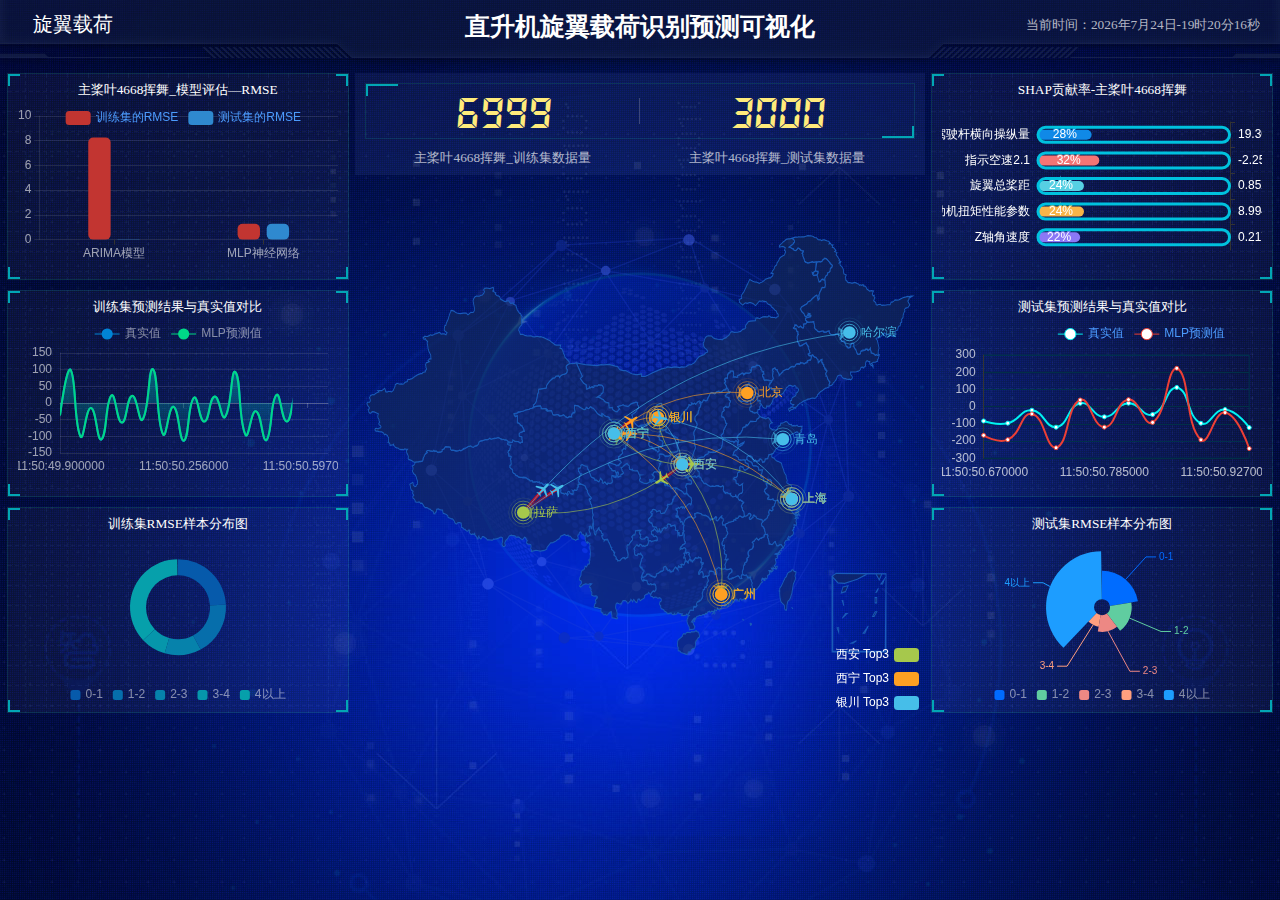
<file: MyEcharts/i.html>
<!DOCTYPE html>
<html lang="en">
  <head>
    <meta charset="UTF-8" />
    <meta name="viewport" content="width=device-width, initial-scale=1.0" />
    <title>Document</title>
    <link rel="stylesheet" href="css/index.css" />
  </head>

  <body>
    <header>
      <h1>直升机旋翼载荷识别预测可视化</h1>
      <div class="dropdown">
          <a href="#" class="dropdown-toggle">旋翼载荷</a>
          <div class="dropdown-content">
             <a href="index.html">主旋翼轴TQ1</a>
             <a href="a.html">主旋翼轴TQ2</a>
             <a href="b.html">主旋翼轴BB2PRL</a>
             <a href="c.html">主桨叶80挥舞</a>
             <a href="d.html">主桨叶80摆振</a>
             <a href="e.html">主桨叶1602挥舞</a>
             <a href="f.html">主桨叶2752挥舞</a>
             <a href="g.html">主桨叶2752摆振</a>
             <a href="h.html">主桨叶3441挥舞</a>
             <a href="i.html">主桨叶4668挥舞</a>
             <a href="j.html">主桨叶5352挥舞</a>
             <a href="k.html">主桨叶5352摆振</a>
             <a href="l.html">阻尼器</a>
             <a href="m.html">主桨变距拉杆</a>
          </div>
      </div>
      <div class="showTime"></div>
      <script>
        var t = null;
        t = setTimeout(time, 1000); //開始运行
        function time() {
          clearTimeout(t); //清除定时器
          dt = new Date();
          var y = dt.getFullYear();
          var mt = dt.getMonth() + 1;
          var day = dt.getDate();
          var h = dt.getHours(); //获取时
          var m = dt.getMinutes(); //获取分
          var s = dt.getSeconds(); //获取秒
          document.querySelector(".showTime").innerHTML =
            "当前时间：" +
            y +
            "年" +
            mt +
            "月" +
            day +
            "日-" +
            h +
            "时" +
            m +
            "分" +
            s +
            "秒";
          t = setTimeout(time, 1000); //设定定时器，循环运行
        }
      </script>
    </header>
    <section class="mainbox">
      <div class="column">
        <div class="panel bar">
          <h2>主桨叶4668挥舞_模型评估—RMSE</h2>
          <div class="chart"></div>
          <div class="panel-footer"></div>
        </div>
        <div class="panel line">
          <h2>训练集预测结果与真实值对比</h2>
          <div class="chart"></div>
          <div class="panel-footer"></div>
        </div>
        <div class="panel pie">
          <h2>训练集RMSE样本分布图</h2>
          <div class="chart"></div>
          <div class="panel-footer"></div>
        </div>
      </div>
      <div class="column">
        <div class="no">
          <div class="no-hd">
            <ul>
              <li>6999</li>
              <li>3000</li>
            </ul>
          </div>
          <div class="no-bd">
            <ul>
              <li>主桨叶4668挥舞_训练集数据量</li>
              <li>主桨叶4668挥舞_测试集数据量</li>
            </ul>
          </div>
        </div>
        <div class="map">
          <div class="chart"></div>
          <div class="map1"></div>
          <div class="map2"></div>
          <div class="map3"></div>
        </div>
      </div>
      <div class="column">
        <div class="panel bar1">
          <h2>SHAP贡献率-主桨叶4668挥舞</h2>
          <div class="chart"></div>
          <div class="panel-footer"></div>
        </div>
        <div class="panel line1">
          <h2>测试集预测结果与真实值对比</h2>
          <div class="chart"></div>
          <div class="panel-footer"></div>
        </div>
        <div class="panel pie1">
          <h2>测试集RMSE样本分布图</h2>
          <div class="chart"></div>
          <div class="panel-footer"></div>
        </div>
      </div>
    </section>
    <script src="js/flexible.js"></script>
    <script src="js/jquery.js"></script>
    <script src="js/echarts.min.js"></script> 
    <script src="js/china.js"></script>
    <script src="js/i.js"></script>
   
  </body>
</html>
</file>
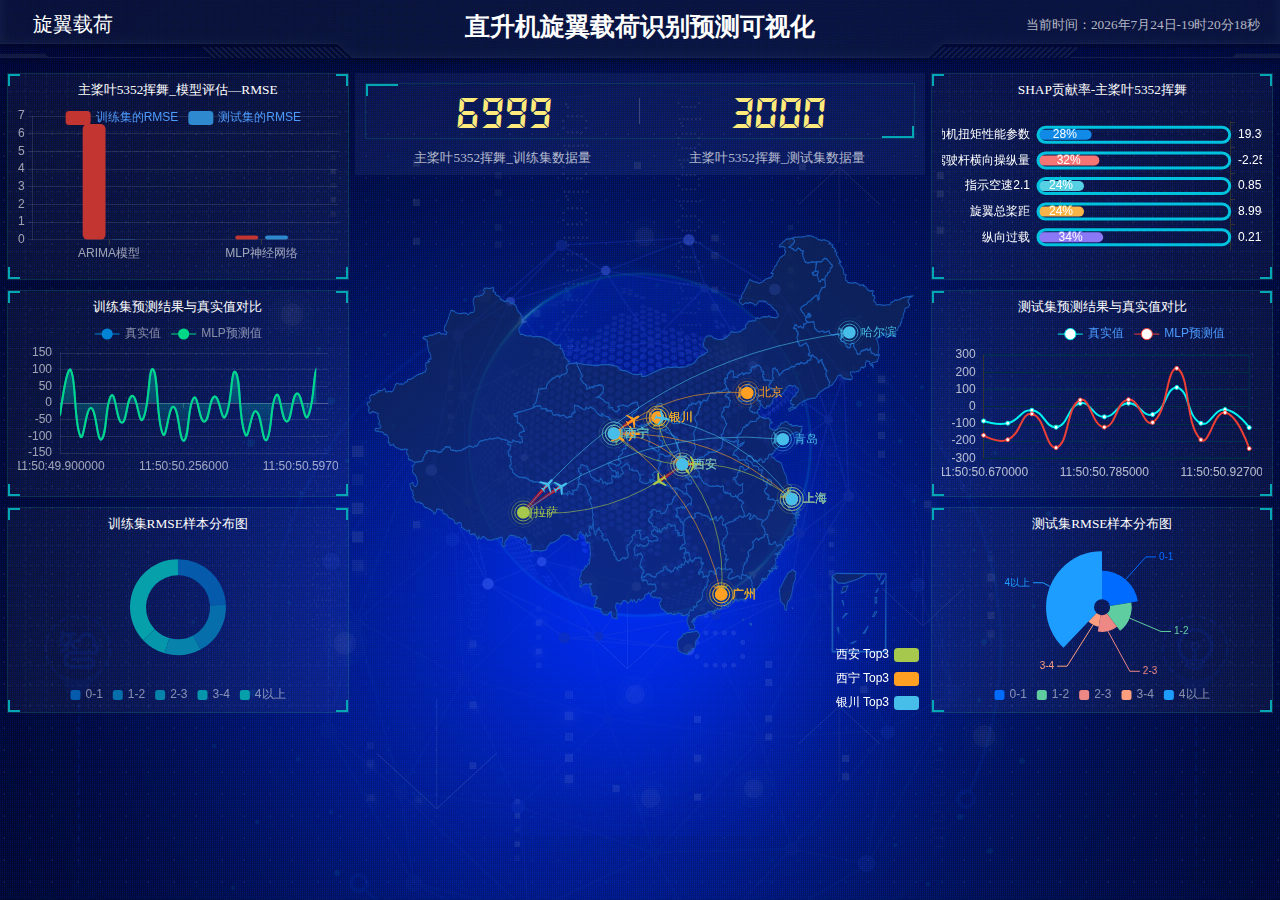
<file: MyEcharts/j.html>
<!DOCTYPE html>
<html lang="en">
  <head>
    <meta charset="UTF-8" />
    <meta name="viewport" content="width=device-width, initial-scale=1.0" />
    <title>Document</title>
    <link rel="stylesheet" href="css/index.css" />
  </head>

  <body>
    <header>
      <h1>直升机旋翼载荷识别预测可视化</h1>
      <div class="dropdown">
          <a href="#" class="dropdown-toggle">旋翼载荷</a>
          <div class="dropdown-content">
             <a href="index.html">主旋翼轴TQ1</a>
             <a href="a.html">主旋翼轴TQ2</a>
             <a href="b.html">主旋翼轴BB2PRL</a>
             <a href="c.html">主桨叶80挥舞</a>
             <a href="d.html">主桨叶80摆振</a>
             <a href="e.html">主桨叶1602挥舞</a>
             <a href="f.html">主桨叶2752挥舞</a>
             <a href="g.html">主桨叶2752摆振</a>
             <a href="h.html">主桨叶3441挥舞</a>
             <a href="i.html">主桨叶4668挥舞</a>
             <a href="j.html">主桨叶5352挥舞</a>
             <a href="k.html">主桨叶5352摆振</a>
             <a href="l.html">阻尼器</a>
             <a href="m.html">主桨变距拉杆</a>
          </div>
      </div>
      <div class="showTime"></div>
      <script>
        var t = null;
        t = setTimeout(time, 1000); //開始运行
        function time() {
          clearTimeout(t); //清除定时器
          dt = new Date();
          var y = dt.getFullYear();
          var mt = dt.getMonth() + 1;
          var day = dt.getDate();
          var h = dt.getHours(); //获取时
          var m = dt.getMinutes(); //获取分
          var s = dt.getSeconds(); //获取秒
          document.querySelector(".showTime").innerHTML =
            "当前时间：" +
            y +
            "年" +
            mt +
            "月" +
            day +
            "日-" +
            h +
            "时" +
            m +
            "分" +
            s +
            "秒";
          t = setTimeout(time, 1000); //设定定时器，循环运行
        }
      </script>
    </header>
    <section class="mainbox">
      <div class="column">
        <div class="panel bar">
          <h2>主桨叶5352挥舞_模型评估—RMSE</h2>
          <div class="chart"></div>
          <div class="panel-footer"></div>
        </div>
        <div class="panel line">
          <h2>训练集预测结果与真实值对比</h2>
          <div class="chart"></div>
          <div class="panel-footer"></div>
        </div>
        <div class="panel pie">
          <h2>训练集RMSE样本分布图</h2>
          <div class="chart"></div>
          <div class="panel-footer"></div>
        </div>
      </div>
      <div class="column">
        <div class="no">
          <div class="no-hd">
            <ul>
              <li>6999</li>
              <li>3000</li>
            </ul>
          </div>
          <div class="no-bd">
            <ul>
              <li>主桨叶5352挥舞_训练集数据量</li>
              <li>主桨叶5352挥舞_测试集数据量</li>
            </ul>
          </div>
        </div>
        <div class="map">
          <div class="chart"></div>
          <div class="map1"></div>
          <div class="map2"></div>
          <div class="map3"></div>
        </div>
      </div>
      <div class="column">
        <div class="panel bar1">
          <h2>SHAP贡献率-主桨叶5352挥舞</h2>
          <div class="chart"></div>
          <div class="panel-footer"></div>
        </div>
        <div class="panel line1">
          <h2>测试集预测结果与真实值对比</h2>
          <div class="chart"></div>
          <div class="panel-footer"></div>
        </div>
        <div class="panel pie1">
          <h2>测试集RMSE样本分布图</h2>
          <div class="chart"></div>
          <div class="panel-footer"></div>
        </div>
      </div>
    </section>
    <script src="js/flexible.js"></script>
    <script src="js/jquery.js"></script>
    <script src="js/echarts.min.js"></script> 
    <script src="js/china.js"></script>
    <script src="js/j.js"></script>
   
  </body>
</html>
</file>
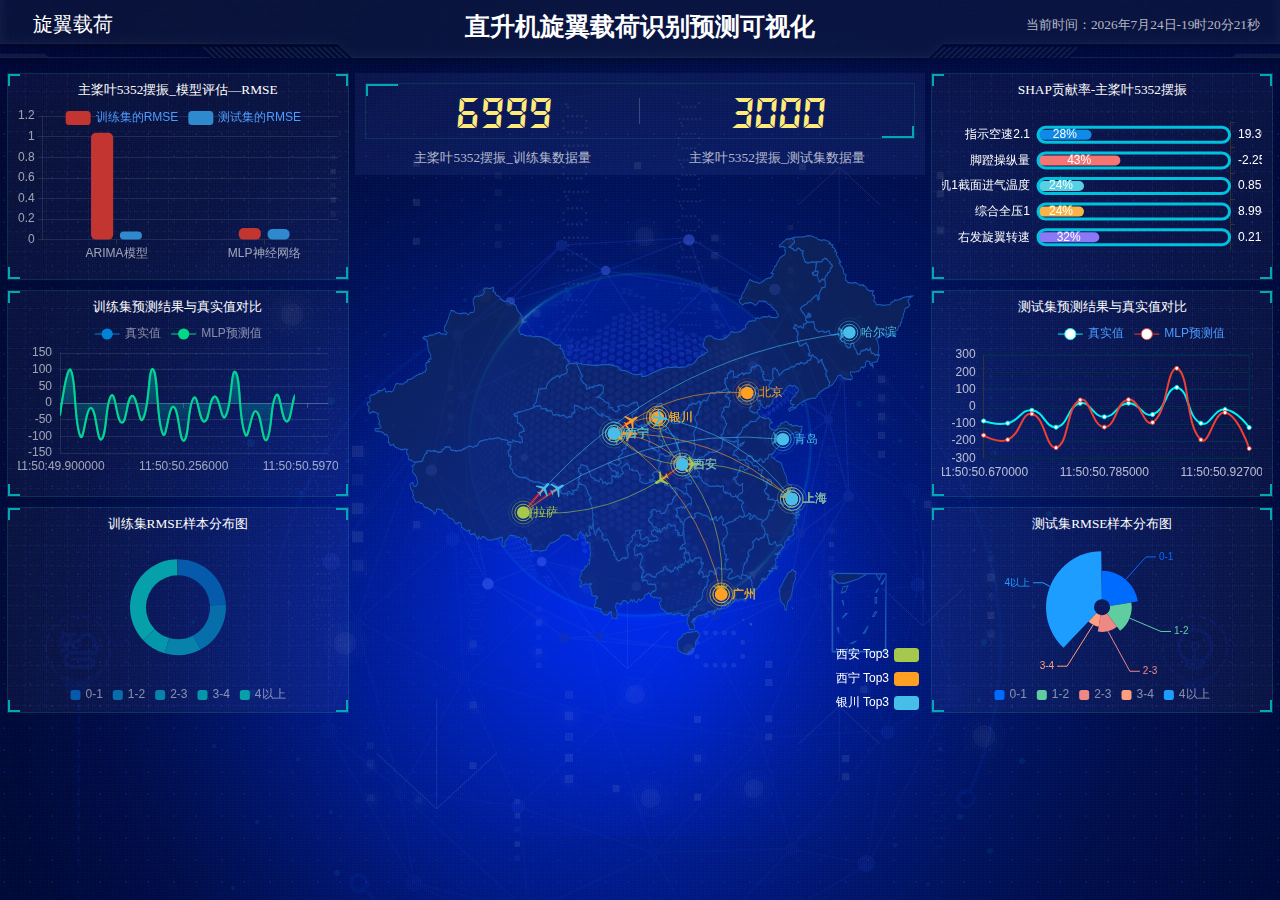
<file: MyEcharts/k.html>
<!DOCTYPE html>
<html lang="en">
  <head>
    <meta charset="UTF-8" />
    <meta name="viewport" content="width=device-width, initial-scale=1.0" />
    <title>Document</title>
    <link rel="stylesheet" href="css/index.css" />
  </head>

  <body>
    <header>
      <h1>直升机旋翼载荷识别预测可视化</h1>
      <div class="dropdown">
          <a href="#" class="dropdown-toggle">旋翼载荷</a>
          <div class="dropdown-content">
             <a href="index.html">主旋翼轴TQ1</a>
             <a href="a.html">主旋翼轴TQ2</a>
             <a href="b.html">主旋翼轴BB2PRL</a>
             <a href="c.html">主桨叶80挥舞</a>
             <a href="d.html">主桨叶80摆振</a>
             <a href="e.html">主桨叶1602挥舞</a>
             <a href="f.html">主桨叶2752挥舞</a>
             <a href="g.html">主桨叶2752摆振</a>
             <a href="h.html">主桨叶3441挥舞</a>
             <a href="i.html">主桨叶4668挥舞</a>
             <a href="j.html">主桨叶5352挥舞</a>
             <a href="k.html">主桨叶5352摆振</a>
             <a href="l.html">阻尼器</a>
             <a href="m.html">主桨变距拉杆</a>
          </div>
      </div>
      <div class="showTime"></div>
      <script>
        var t = null;
        t = setTimeout(time, 1000); //開始运行
        function time() {
          clearTimeout(t); //清除定时器
          dt = new Date();
          var y = dt.getFullYear();
          var mt = dt.getMonth() + 1;
          var day = dt.getDate();
          var h = dt.getHours(); //获取时
          var m = dt.getMinutes(); //获取分
          var s = dt.getSeconds(); //获取秒
          document.querySelector(".showTime").innerHTML =
            "当前时间：" +
            y +
            "年" +
            mt +
            "月" +
            day +
            "日-" +
            h +
            "时" +
            m +
            "分" +
            s +
            "秒";
          t = setTimeout(time, 1000); //设定定时器，循环运行
        }
      </script>
    </header>
    <section class="mainbox">
      <div class="column">
        <div class="panel bar">
          <h2>主桨叶5352摆振_模型评估—RMSE</h2>
          <div class="chart"></div>
          <div class="panel-footer"></div>
        </div>
        <div class="panel line">
          <h2>训练集预测结果与真实值对比</h2>
          <div class="chart"></div>
          <div class="panel-footer"></div>
        </div>
        <div class="panel pie">
          <h2>训练集RMSE样本分布图</h2>
          <div class="chart"></div>
          <div class="panel-footer"></div>
        </div>
      </div>
      <div class="column">
        <div class="no">
          <div class="no-hd">
            <ul>
              <li>6999</li>
              <li>3000</li>
            </ul>
          </div>
          <div class="no-bd">
            <ul>
              <li>主桨叶5352摆振_训练集数据量</li>
              <li>主桨叶5352摆振_测试集数据量</li>
            </ul>
          </div>
        </div>
        <div class="map">
          <div class="chart"></div>
          <div class="map1"></div>
          <div class="map2"></div>
          <div class="map3"></div>
        </div>
      </div>
      <div class="column">
        <div class="panel bar1">
          <h2>SHAP贡献率-主桨叶5352摆振</h2>
          <div class="chart"></div>
          <div class="panel-footer"></div>
        </div>
        <div class="panel line1">
          <h2>测试集预测结果与真实值对比</h2>
          <div class="chart"></div>
          <div class="panel-footer"></div>
        </div>
        <div class="panel pie1">
          <h2>测试集RMSE样本分布图</h2>
          <div class="chart"></div>
          <div class="panel-footer"></div>
        </div>
      </div>
    </section>
    <script src="js/flexible.js"></script>
    <script src="js/jquery.js"></script>
    <script src="js/echarts.min.js"></script> 
    <script src="js/china.js"></script>
    <script src="js/k.js"></script>
   
  </body>
</html>
</file>
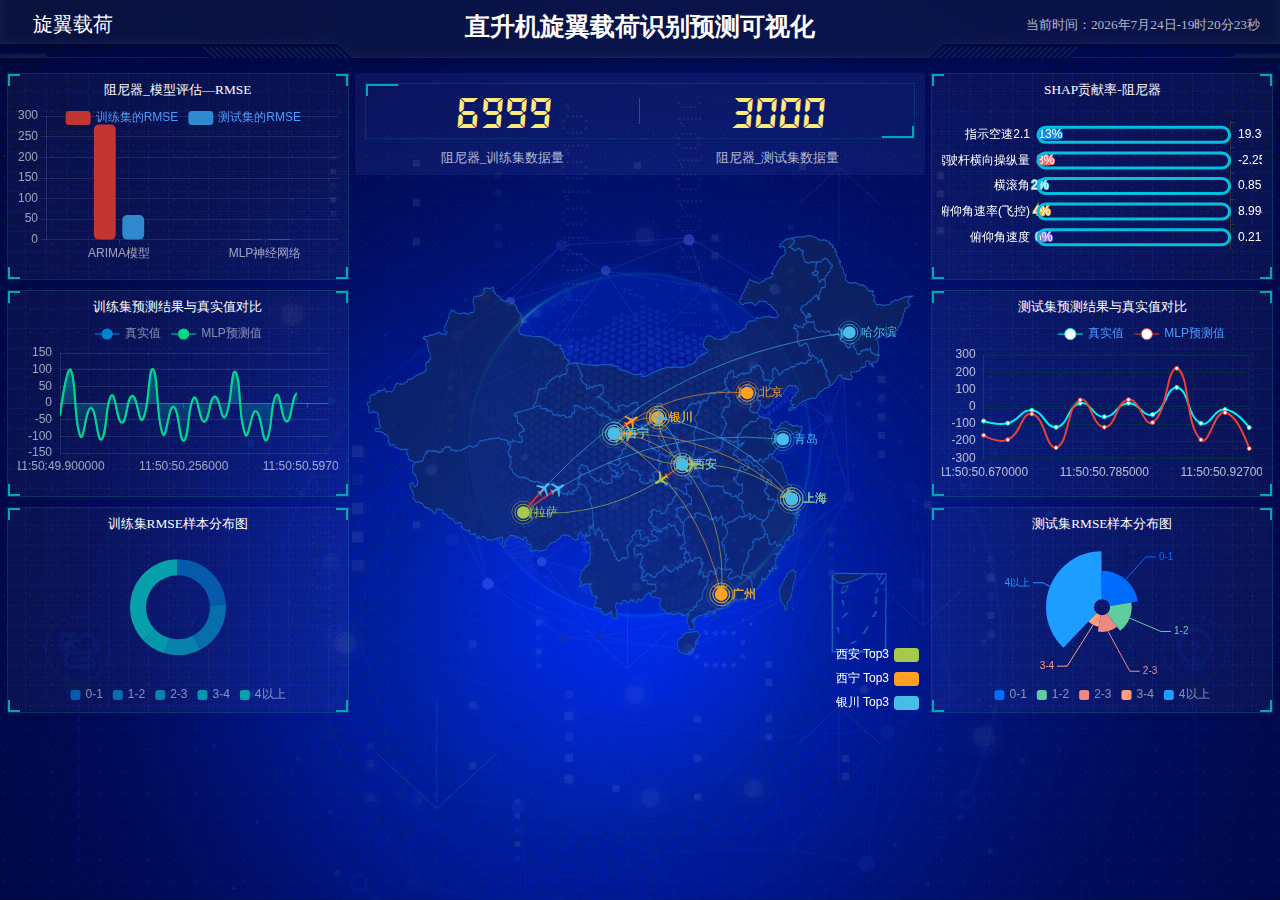
<file: MyEcharts/l.html>
<!DOCTYPE html>
<html lang="en">
  <head>
    <meta charset="UTF-8" />
    <meta name="viewport" content="width=device-width, initial-scale=1.0" />
    <title>Document</title>
    <link rel="stylesheet" href="css/index.css" />
  </head>

  <body>
    <header>
      <h1>直升机旋翼载荷识别预测可视化</h1>
      <div class="dropdown">
          <a href="#" class="dropdown-toggle">旋翼载荷</a>
          <div class="dropdown-content">
             <a href="index.html">主旋翼轴TQ1</a>
             <a href="a.html">主旋翼轴TQ2</a>
             <a href="b.html">主旋翼轴BB2PRL</a>
             <a href="c.html">主桨叶80挥舞</a>
             <a href="d.html">主桨叶80摆振</a>
             <a href="e.html">主桨叶1602挥舞</a>
             <a href="f.html">主桨叶2752挥舞</a>
             <a href="g.html">主桨叶2752摆振</a>
             <a href="h.html">主桨叶3441挥舞</a>
             <a href="i.html">主桨叶4668挥舞</a>
             <a href="j.html">主桨叶5352挥舞</a>
             <a href="k.html">主桨叶5352摆振</a>
             <a href="l.html">阻尼器</a>
             <a href="m.html">主桨变距拉杆</a>
          </div>
      </div>
      <div class="showTime"></div>
      <script>
        var t = null;
        t = setTimeout(time, 1000); //開始运行
        function time() {
          clearTimeout(t); //清除定时器
          dt = new Date();
          var y = dt.getFullYear();
          var mt = dt.getMonth() + 1;
          var day = dt.getDate();
          var h = dt.getHours(); //获取时
          var m = dt.getMinutes(); //获取分
          var s = dt.getSeconds(); //获取秒
          document.querySelector(".showTime").innerHTML =
            "当前时间：" +
            y +
            "年" +
            mt +
            "月" +
            day +
            "日-" +
            h +
            "时" +
            m +
            "分" +
            s +
            "秒";
          t = setTimeout(time, 1000); //设定定时器，循环运行
        }
      </script>
    </header>
    <section class="mainbox">
      <div class="column">
        <div class="panel bar">
          <h2>阻尼器_模型评估—RMSE</h2>
          <div class="chart"></div>
          <div class="panel-footer"></div>
        </div>
        <div class="panel line">
          <h2>训练集预测结果与真实值对比</h2>
          <div class="chart"></div>
          <div class="panel-footer"></div>
        </div>
        <div class="panel pie">
          <h2>训练集RMSE样本分布图</h2>
          <div class="chart"></div>
          <div class="panel-footer"></div>
        </div>
      </div>
      <div class="column">
        <div class="no">
          <div class="no-hd">
            <ul>
              <li>6999</li>
              <li>3000</li>
            </ul>
          </div>
          <div class="no-bd">
            <ul>
              <li>阻尼器_训练集数据量</li>
              <li>阻尼器_测试集数据量</li>
            </ul>
          </div>
        </div>
        <div class="map">
          <div class="chart"></div>
          <div class="map1"></div>
          <div class="map2"></div>
          <div class="map3"></div>
        </div>
      </div>
      <div class="column">
        <div class="panel bar1">
          <h2>SHAP贡献率-阻尼器</h2>
          <div class="chart"></div>
          <div class="panel-footer"></div>
        </div>
        <div class="panel line1">
          <h2>测试集预测结果与真实值对比</h2>
          <div class="chart"></div>
          <div class="panel-footer"></div>
        </div>
        <div class="panel pie1">
          <h2>测试集RMSE样本分布图</h2>
          <div class="chart"></div>
          <div class="panel-footer"></div>
        </div>
      </div>
    </section>
    <script src="js/flexible.js"></script>
    <script src="js/jquery.js"></script>
    <script src="js/echarts.min.js"></script> 
    <script src="js/china.js"></script>
    <script src="js/l.js"></script>
   
  </body>
</html>
</file>
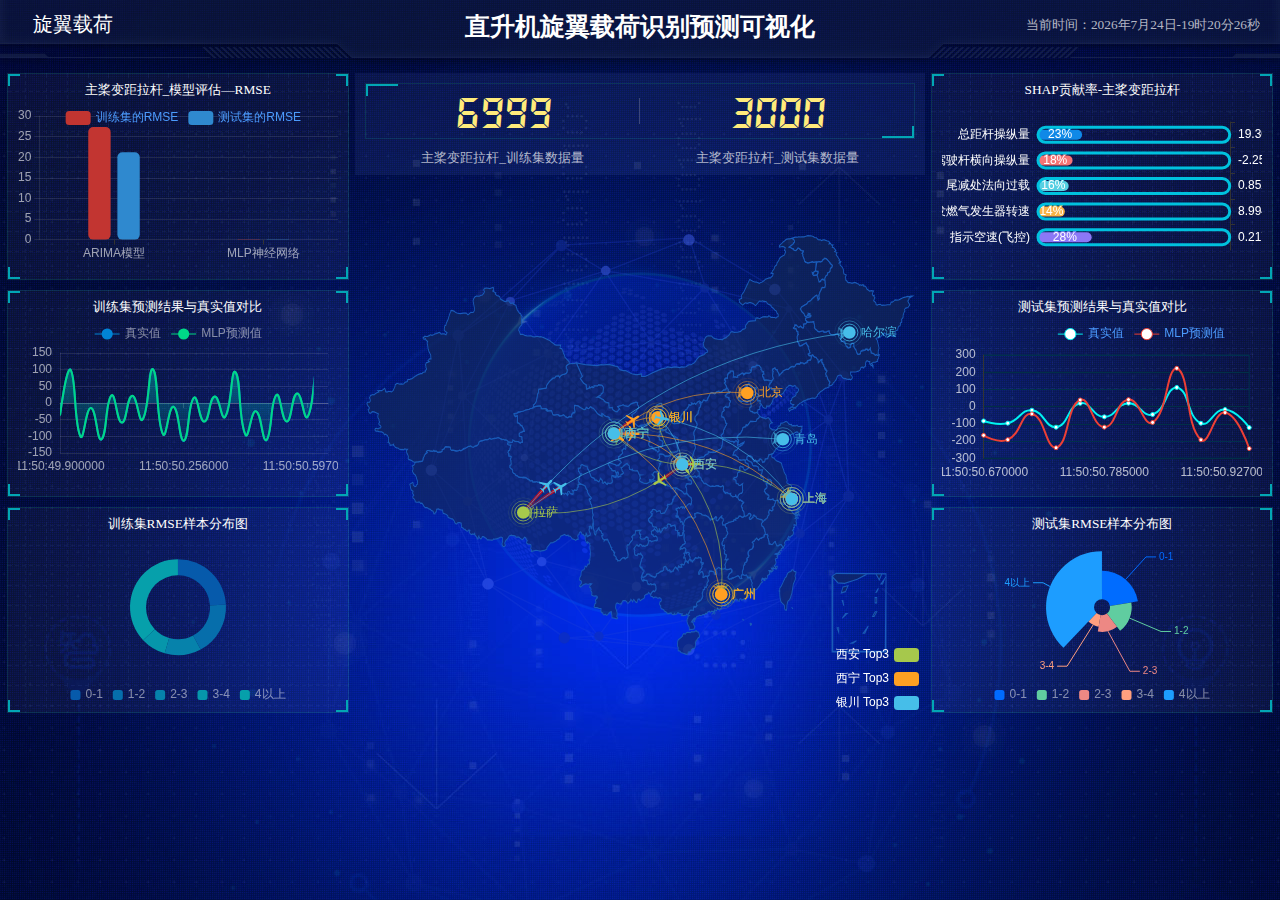
<file: MyEcharts/m.html>
<!DOCTYPE html>
<html lang="en">
  <head>
    <meta charset="UTF-8" />
    <meta name="viewport" content="width=device-width, initial-scale=1.0" />
    <title>Document</title>
    <link rel="stylesheet" href="css/index.css" />
  </head>

  <body>
    <header>
      <h1>直升机旋翼载荷识别预测可视化</h1>
      <div class="dropdown">
          <a href="#" class="dropdown-toggle">旋翼载荷</a>
          <div class="dropdown-content">
             <a href="index.html">主旋翼轴TQ1</a>
             <a href="a.html">主旋翼轴TQ2</a>
             <a href="b.html">主旋翼轴BB2PRL</a>
             <a href="c.html">主桨叶80挥舞</a>
             <a href="d.html">主桨叶80摆振</a>
             <a href="e.html">主桨叶1602挥舞</a>
             <a href="f.html">主桨叶2752挥舞</a>
             <a href="g.html">主桨叶2752摆振</a>
             <a href="h.html">主桨叶3441挥舞</a>
             <a href="i.html">主桨叶4668挥舞</a>
             <a href="j.html">主桨叶5352挥舞</a>
             <a href="k.html">主桨叶5352摆振</a>
             <a href="l.html">阻尼器</a>
             <a href="m.html">主桨变距拉杆</a>
          </div>
      </div>
      <div class="showTime"></div>
      <script>
        var t = null;
        t = setTimeout(time, 1000); //開始运行
        function time() {
          clearTimeout(t); //清除定时器
          dt = new Date();
          var y = dt.getFullYear();
          var mt = dt.getMonth() + 1;
          var day = dt.getDate();
          var h = dt.getHours(); //获取时
          var m = dt.getMinutes(); //获取分
          var s = dt.getSeconds(); //获取秒
          document.querySelector(".showTime").innerHTML =
            "当前时间：" +
            y +
            "年" +
            mt +
            "月" +
            day +
            "日-" +
            h +
            "时" +
            m +
            "分" +
            s +
            "秒";
          t = setTimeout(time, 1000); //设定定时器，循环运行
        }
      </script>
    </header>
    <section class="mainbox">
      <div class="column">
        <div class="panel bar">
          <h2>主桨变距拉杆_模型评估—RMSE</h2>
          <div class="chart"></div>
          <div class="panel-footer"></div>
        </div>
        <div class="panel line">
          <h2>训练集预测结果与真实值对比</h2>
          <div class="chart"></div>
          <div class="panel-footer"></div>
        </div>
        <div class="panel pie">
          <h2>训练集RMSE样本分布图</h2>
          <div class="chart"></div>
          <div class="panel-footer"></div>
        </div>
      </div>
      <div class="column">
        <div class="no">
          <div class="no-hd">
            <ul>
              <li>6999</li>
              <li>3000</li>
            </ul>
          </div>
          <div class="no-bd">
            <ul>
              <li>主桨变距拉杆_训练集数据量</li>
              <li>主桨变距拉杆_测试集数据量</li>
            </ul>
          </div>
        </div>
        <div class="map">
          <div class="chart"></div>
          <div class="map1"></div>
          <div class="map2"></div>
          <div class="map3"></div>
        </div>
      </div>
      <div class="column">
        <div class="panel bar1">
          <h2>SHAP贡献率-主桨变距拉杆</h2>
          <div class="chart"></div>
          <div class="panel-footer"></div>
        </div>
        <div class="panel line1">
          <h2>测试集预测结果与真实值对比</h2>
          <div class="chart"></div>
          <div class="panel-footer"></div>
        </div>
        <div class="panel pie1">
          <h2>测试集RMSE样本分布图</h2>
          <div class="chart"></div>
          <div class="panel-footer"></div>
        </div>
      </div>
    </section>
    <script src="js/flexible.js"></script>
    <script src="js/jquery.js"></script>
    <script src="js/echarts.min.js"></script> 
    <script src="js/china.js"></script>
    <script src="js/m.js"></script>
   
  </body>
</html>
</file>
<file: MyEcharts/css/index.css>
* {
  margin: 0;
  padding: 0;
  box-sizing: border-box;
}
li {
  list-style: none;
}
@font-face {
  font-family: electronicFont;
  src: url(../font/DS-DIGIT.TTF);
}
body {
  background: url(../images/bg.jpg) no-repeat top center;
  line-height: 1.15;
}
header {
  position: relative;
  height: 1.25rem;
  background: url(../images/head_bg.png) no-repeat top center;
  background-size: 100% 100%;
}

header h1 {
  font-size: 0.475rem;
  color: #fff;
  text-align: center;
  line-height: 1rem;
}
header .showTime {
  position: absolute;
  top: 0;
  right: 0.375rem;
  line-height: 0.9375rem;
  font-size: 0.25rem;
  color: rgba(255, 255, 255, 0.7);
}
.dropdown-content {
  display: none; /* 初始状态隐藏 */
  position: absolute;
  top: 100%; /* 相对于父元素底部 */
  left: .375rem;
  background-color: #f9f9f9;
  width: 120px; /* 修改菜单宽度 */
  max-height: 200px; /* 修改菜单最大高度 */
  overflow-y: auto; /* 当内容超出菜单高度时添加滚动条 */
  white-space: nowrap; /* 防止超长文本换行 */
  text-overflow: ellipsis; /* 显示省略号 */
  font-size: .25rem; /* 调整字体大小 */
  box-shadow: 0 8px 16px 0 rgba(0,0,0,0.2);
  z-index: 1;
}

.dropdown-content a {
  color: black;
  padding: 12px 16px;
  text-decoration: none;
  display: block;
}

.dropdown-content a:hover {
  background-color: #02a6b5;
}

.dropdown:hover .dropdown-content {
  display: block;
}

.dropdown-toggle {
  position: absolute;
  top: .25rem;
  left: .625rem;
  cursor: pointer; /* 添加手型光标 */
  text-decoration: none; /* 去掉下划线 */
  color: #fff; /* 修改字体颜色 */
  font-size: .375rem; /* 修改字体大小 */
}

.mainbox {
  min-width: 1024px;
  max-width: 1920px;
  padding: 0.125rem 0.125rem 0;
  display: flex;
}
.mainbox .column {
  flex: 3;
}
.mainbox .column:nth-child(2) {
  flex: 5;
  margin: 0 0.125rem 0.1875rem;
  overflow: hidden;
}
.panel {
  position: relative;
  height: 3.875rem;
  border: 1px solid rgba(25, 186, 139, 0.17);
  background: rgba(255, 255, 255, 0.04) url(../images/line\(1\).png);
  padding: 0 0.1875rem 0.5rem;
  margin-bottom: 0.1875rem;
}
.panel::before {
  position: absolute;
  top: 0;
  left: 0;
  content: "";
  width: 10px;
  height: 10px;
  border-top: 2px solid #02a6b5;
  border-left: 2px solid #02a6b5;
}
.panel::after {
  position: absolute;
  top: 0;
  right: 0;
  content: "";
  width: 10px;
  height: 10px;
  border-top: 2px solid #02a6b5;
  border-right: 2px solid #02a6b5;
}
.panel .panel-footer {
  position: absolute;
  left: 0;
  bottom: 0;
  width: 100%;
}
.panel .panel-footer::before {
  position: absolute;
  bottom: 0;
  left: 0;
  content: "";
  width: 10px;
  height: 10px;
  border-bottom: 2px solid #02a6b5;
  border-left: 2px solid #02a6b5;
}
.panel .panel-footer::after {
  position: absolute;
  bottom: 0;
  right: 0;
  content: "";
  width: 10px;
  height: 10px;
  border-bottom: 2px solid #02a6b5;
  border-right: 2px solid #02a6b5;
}
.panel h2 {
  height: 0.6rem;
  line-height: 0.6rem;
  text-align: center;
  color: #fff;
  font-size: 0.25rem;
  font-weight: 400;
}
.panel h2 a {
  margin: 0 0.1875rem;
  color: #fff;
  text-decoration: underline;
}
.panel .chart {
  height: 3rem;
}
.no {
  background: rgba(101, 132, 226, 0.1);
  padding: 0.1875rem;
}
.no .no-hd {
  position: relative;
  border: 1px solid rgba(25, 186, 139, 0.17);
}
.no .no-hd::before {
  content: "";
  position: absolute;
  width: 30px;
  height: 10px;
  border-top: 2px solid #02a6b5;
  border-left: 2px solid #02a6b5;
  top: 0;
  left: 0;
}
.no .no-hd::after {
  content: "";
  position: absolute;
  width: 30px;
  height: 10px;
  border-bottom: 2px solid #02a6b5;
  border-right: 2px solid #02a6b5;
  right: 0;
  bottom: 0;
}
.no .no-hd ul {
  display: flex;
}
.no .no-hd ul li {
  position: relative;
  flex: 1;
  text-align: center;
  height: 1rem;
  line-height: 1rem;
  font-size: 0.875rem;
  color: #ffeb7b;
  padding: 0.05rem 0;
  font-family: electronicFont;
  font-weight: bold;
}
.no .no-hd ul li:first-child::after {
  content: "";
  position: absolute;
  height: 50%;
  width: 1px;
  background: rgba(255, 255, 255, 0.2);
  right: 0;
  top: 25%;
}
.no .no-bd ul {
  display: flex;
}
.no .no-bd ul li {
  flex: 1;
  height: 0.5rem;
  line-height: 0.5rem;
  text-align: center;
  font-size: .25rem;
  color: rgba(255, 255, 255, 0.7);
  padding-top: 0.125rem;
}
.map {
  position: relative;
  height: 10.125rem;
}
.map .chart {
  position: absolute;
  top: 0;
  left: 0;
  z-index: 5;
  height: 10.125rem;
  width: 100%;
}
.map .map1,
.map .map2,
.map .map3 {
  position: absolute;
  top: 50%;
  left: 50%;
  transform: translate(-50%, -50%);
  width: 6.475rem;
  height: 6.475rem;
  background: url(../images/map.png) no-repeat;
  background-size: 100% 100%;
  opacity: 0.3;
}
.map .map2 {
  width: 8.0375rem;
  height: 8.0375rem;
  background-image: url(../images/lbx.png);
  opacity: 0.6;
  animation: rotate 15s linear infinite;
  z-index: 2;
}
.map .map3 {
  width: 7.075rem;
  height: 7.075rem;
  background-image: url(../images/jt.png);
  animation: rotate1 10s linear infinite;
}
@keyframes rotate {
  from {
    transform: translate(-50%, -50%) rotate(0deg);
  }
  to {
    transform: translate(-50%, -50%) rotate(360deg);
  }
}
@keyframes rotate1 {
  from {
    transform: translate(-50%, -50%) rotate(0deg);
  }
  to {
    transform: translate(-50%, -50%) rotate(-360deg);
  }
}
</file>
<file: MyEchats/css/index.css>
* {
  margin: 0;
  padding: 0;
  box-sizing: border-box;
}
li {
  list-style: none;
}
@font-face {
  font-family: electronicFont;
  src: url(../font/DS-DIGIT.TTF);
}
body {
  background: url(../images/bg.jpg) no-repeat top center;
  line-height: 1.15;
}
header {
  position: relative;
  height: 1.25rem;
  background: url(../images/head_bg.png) no-repeat top center;
  background-size: 100% 100%;
}
header h1 {
  font-size: 0.475rem;
  color: #fff;
  text-align: center;
  line-height: 1rem;
}
header .showTime {
  position: absolute;
  top: 0;
  right: 0.375rem;
  line-height: 0.9375rem;
  font-size: 0.25rem;
  color: rgba(255, 255, 255, 0.7);
}
.mainbox {
  min-width: 1024px;
  max-width: 1920px;
  padding: 0.125rem 0.125rem 0;
  display: flex;
}
.mainbox .column {
  flex: 3;
}
.mainbox .column:nth-child(2) {
  flex: 5;
  margin: 0 0.125rem 0.1875rem;
  overflow: hidden;
}
.panel {
  position: relative;
  height: 3.875rem;
  border: 1px solid rgba(25, 186, 139, 0.17);
  background: rgba(255, 255, 255, 0.04) url(../images/line\(1\).png);
  padding: 0 0.1875rem 0.5rem;
  margin-bottom: 0.1875rem;
}
.panel::before {
  position: absolute;
  top: 0;
  left: 0;
  content: "";
  width: 10px;
  height: 10px;
  border-top: 2px solid #02a6b5;
  border-left: 2px solid #02a6b5;
}
.panel::after {
  position: absolute;
  top: 0;
  right: 0;
  content: "";
  width: 10px;
  height: 10px;
  border-top: 2px solid #02a6b5;
  border-right: 2px solid #02a6b5;
}
.panel .panel-footer {
  position: absolute;
  left: 0;
  bottom: 0;
  width: 100%;
}
.panel .panel-footer::before {
  position: absolute;
  bottom: 0;
  left: 0;
  content: "";
  width: 10px;
  height: 10px;
  border-bottom: 2px solid #02a6b5;
  border-left: 2px solid #02a6b5;
}
.panel .panel-footer::after {
  position: absolute;
  bottom: 0;
  right: 0;
  content: "";
  width: 10px;
  height: 10px;
  border-bottom: 2px solid #02a6b5;
  border-right: 2px solid #02a6b5;
}
.panel h2 {
  height: 0.6rem;
  line-height: 0.6rem;
  text-align: center;
  color: #fff;
  font-size: 0.25rem;
  font-weight: 400;
}
.panel h2 a {
  margin: 0 0.1875rem;
  color: #fff;
  text-decoration: underline;
}
.panel .chart {
  height: 3rem;
}
.no {
  background: rgba(101, 132, 226, 0.1);
  padding: 0.1875rem;
}
.no .no-hd {
  position: relative;
  border: 1px solid rgba(25, 186, 139, 0.17);
}
.no .no-hd::before {
  content: "";
  position: absolute;
  width: 30px;
  height: 10px;
  border-top: 2px solid #02a6b5;
  border-left: 2px solid #02a6b5;
  top: 0;
  left: 0;
}
.no .no-hd::after {
  content: "";
  position: absolute;
  width: 30px;
  height: 10px;
  border-bottom: 2px solid #02a6b5;
  border-right: 2px solid #02a6b5;
  right: 0;
  bottom: 0;
}
.no .no-hd ul {
  display: flex;
}
.no .no-hd ul li {
  position: relative;
  flex: 1;
  text-align: center;
  height: 1rem;
  line-height: 1rem;
  font-size: 0.875rem;
  color: #ffeb7b;
  padding: 0.05rem 0;
  font-family: electronicFont;
  font-weight: bold;
}
.no .no-hd ul li:first-child::after {
  content: "";
  position: absolute;
  height: 50%;
  width: 1px;
  background: rgba(255, 255, 255, 0.2);
  right: 0;
  top: 25%;
}
.no .no-bd ul {
  display: flex;
}
.no .no-bd ul li {
  flex: 1;
  height: 0.5rem;
  line-height: 0.5rem;
  text-align: center;
  font-size: 0.225rem;
  color: rgba(255, 255, 255, 0.7);
  padding-top: 0.125rem;
}
.map {
  position: relative;
  height: 10.125rem;
}
.map .chart {
  position: absolute;
  top: 0;
  left: 0;
  z-index: 5;
  height: 10.125rem;
  width: 100%;
}
.map .map1,
.map .map2,
.map .map3 {
  position: absolute;
  top: 50%;
  left: 50%;
  transform: translate(-50%, -50%);
  width: 6.475rem;
  height: 6.475rem;
  background: url(../images/map.png) no-repeat;
  background-size: 100% 100%;
  opacity: 0.3;
}
.map .map2 {
  width: 8.0375rem;
  height: 8.0375rem;
  background-image: url(../images/lbx.png);
  opacity: 0.6;
  animation: rotate 15s linear infinite;
  z-index: 2;
}
.map .map3 {
  width: 7.075rem;
  height: 7.075rem;
  background-image: url(../images/jt.png);
  animation: rotate1 10s linear infinite;
}
@keyframes rotate {
  from {
    transform: translate(-50%, -50%) rotate(0deg);
  }
  to {
    transform: translate(-50%, -50%) rotate(360deg);
  }
}
@keyframes rotate1 {
  from {
    transform: translate(-50%, -50%) rotate(0deg);
  }
  to {
    transform: translate(-50%, -50%) rotate(-360deg);
  }
}
</file>
